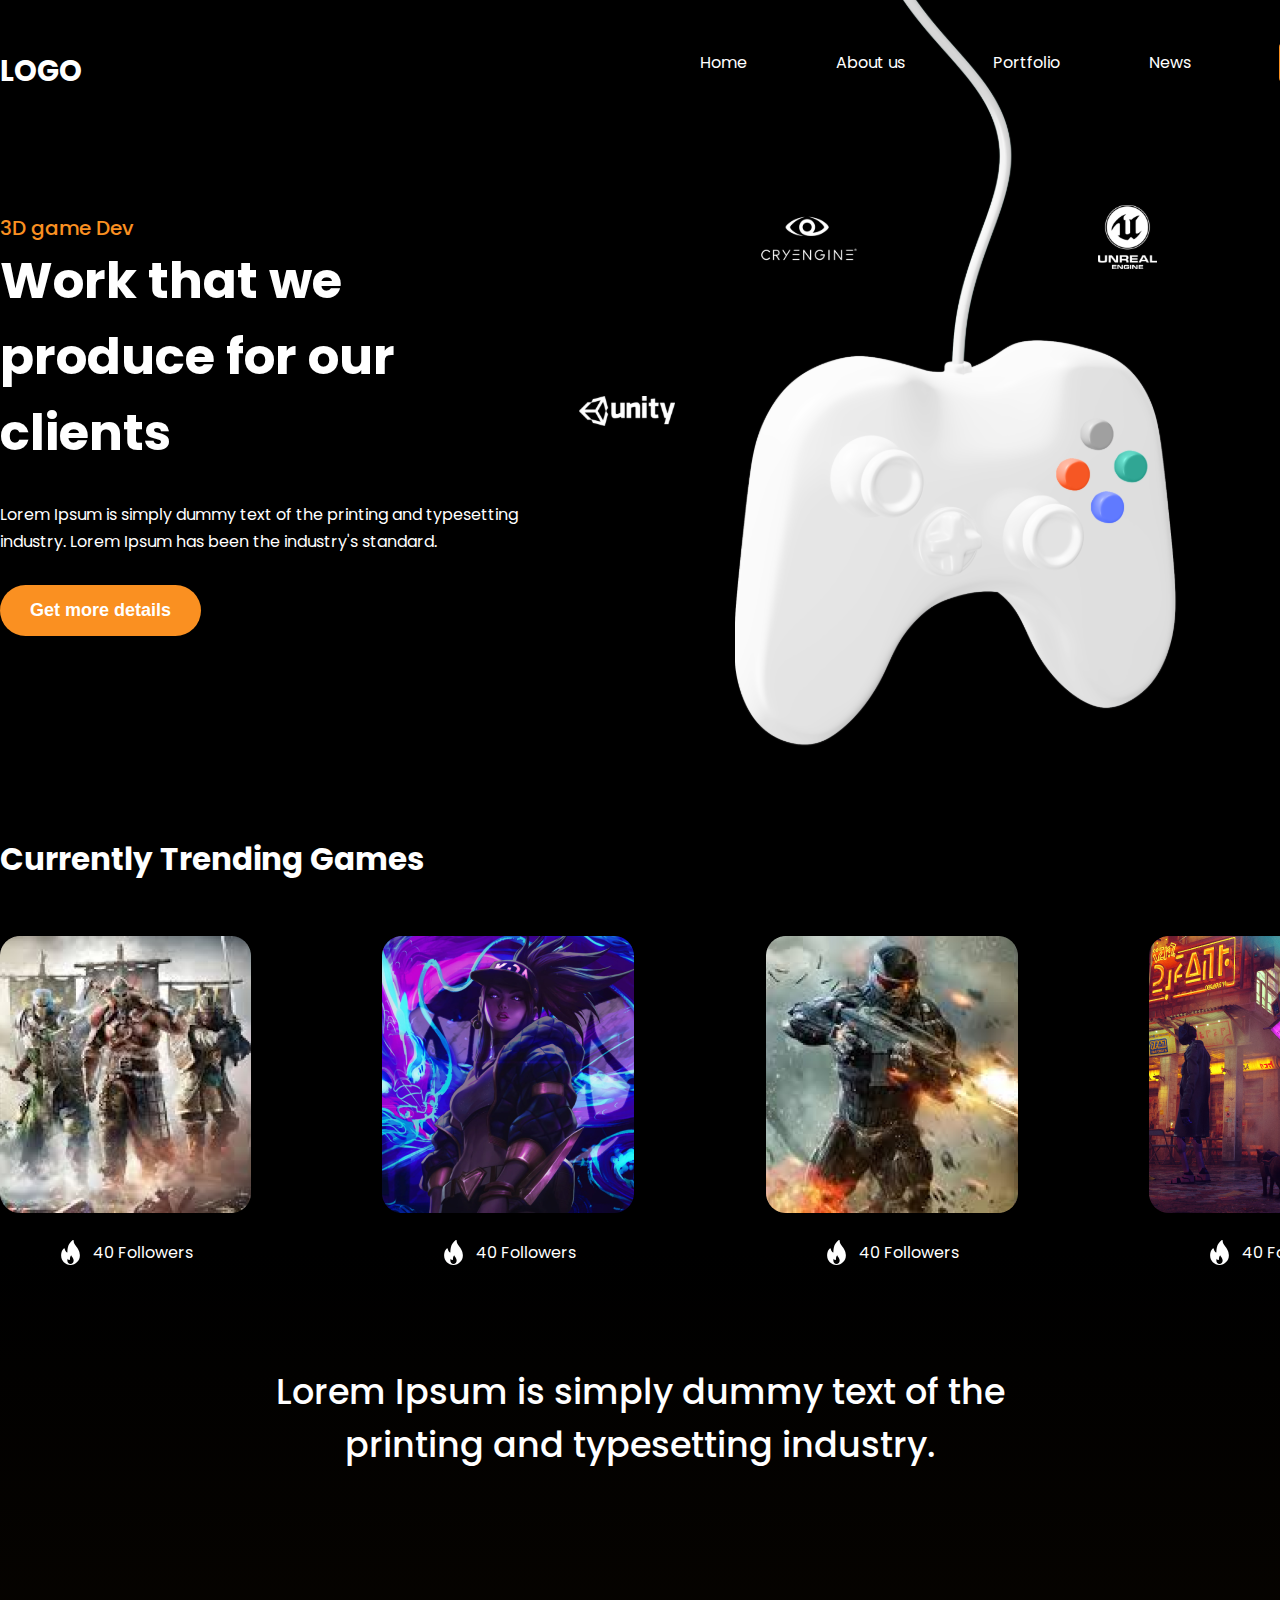
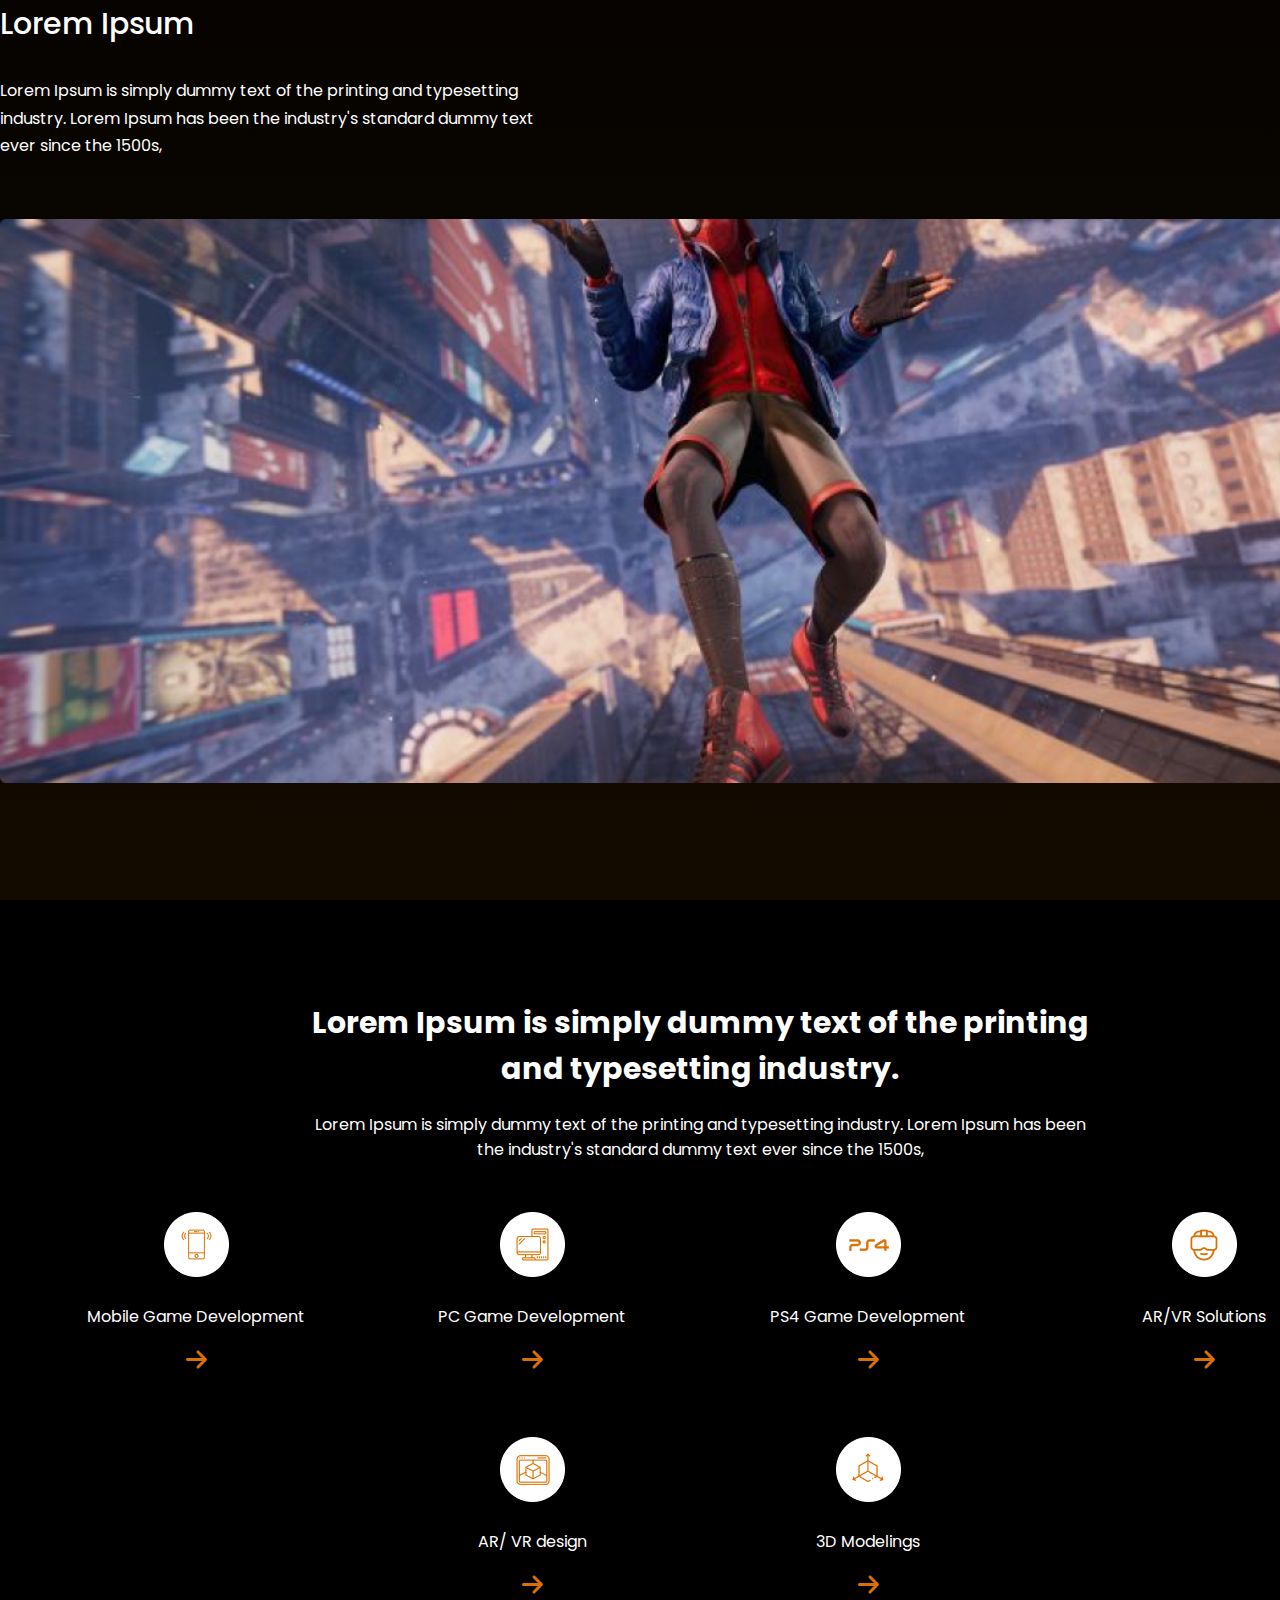
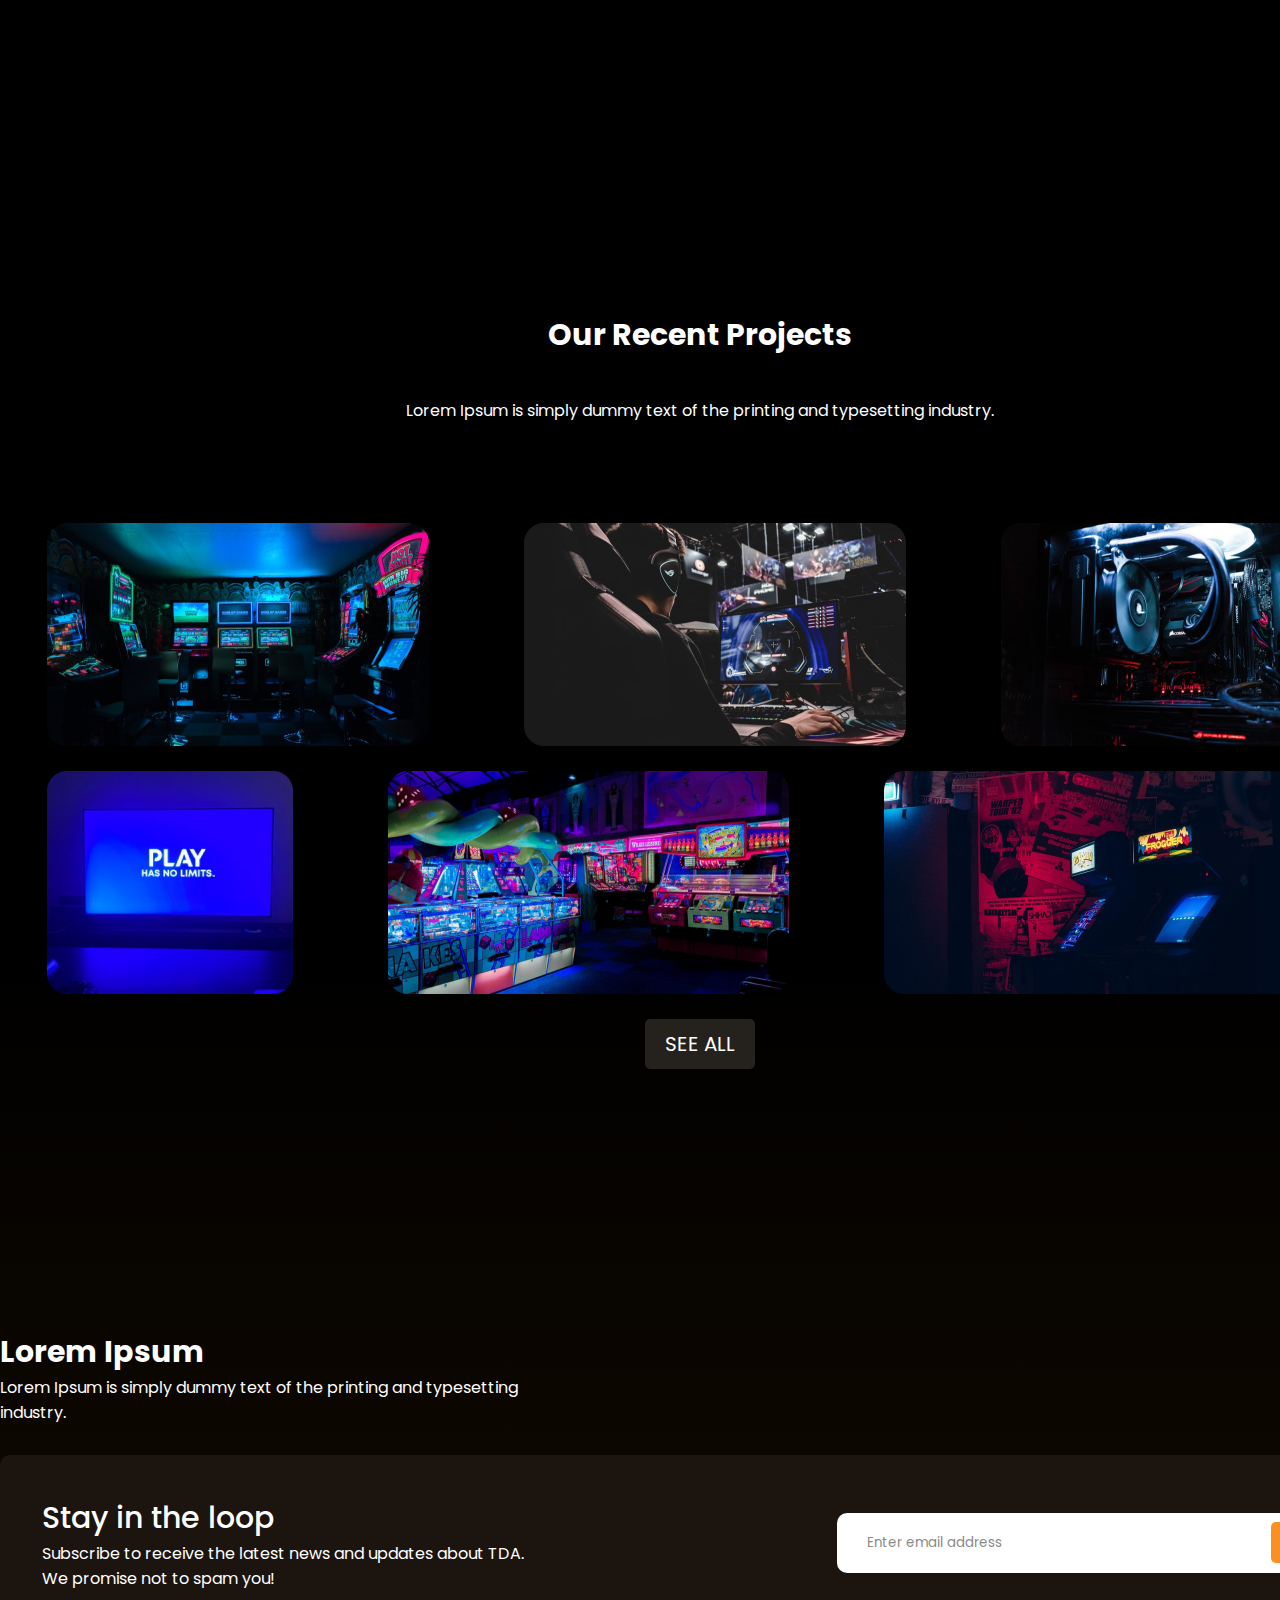
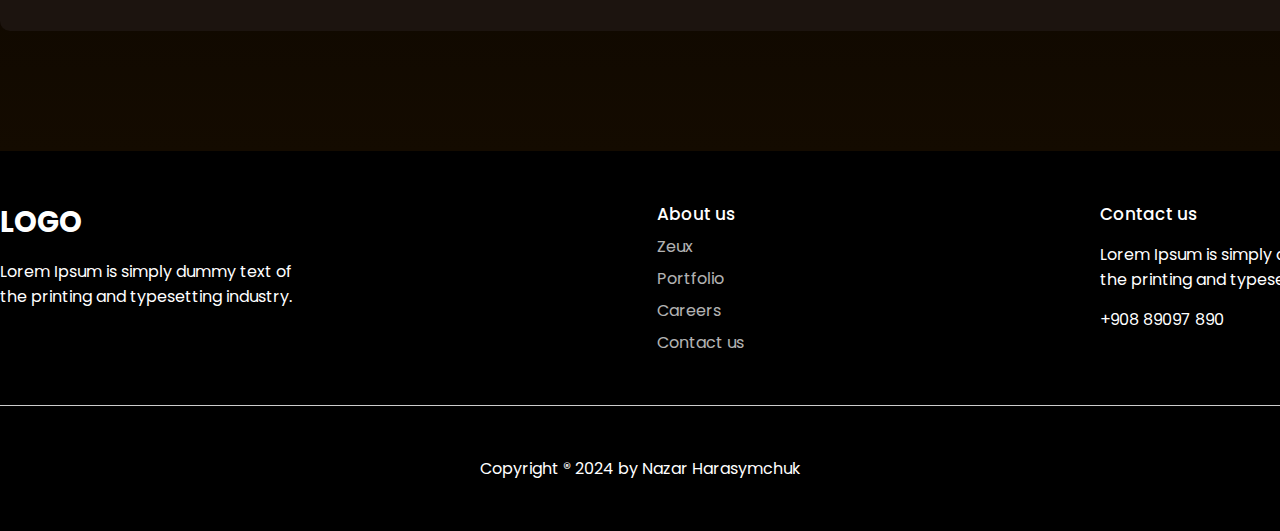
<file: index.html>
<!DOCTYPE html>
<html lang="en">
  <head>
    <meta charset="UTF-8" />
    <meta http-equiv="X-UA-Compatible" content="IE=edge" />
    <meta name="viewport" content="width=device-width, initial-scale=1.0" />
    <link rel="preconnect" href="https://fonts.googleapis.com" />
    <link rel="preconnect" href="https://fonts.gstatic.com" crossorigin />
    <link
      href="https://fonts.googleapis.com/css2?family=Poppins:wght@400;500;700&display=swap"
      rel="stylesheet"
    />
    <link rel="stylesheet" href="./style.css" />

    <title>Game Bar</title>
  </head>
  <body>
    <div class="wrapper">
      <header class="container">
        <a href="#" class="logo"> logo </a>
        <nav>
          <ul>
            <li class="underline"><a href="./index.html">Home</a></li>
            <li class="underline"><a href="./about.html">About us</a></li>
            <li class="underline"><a href="./portfolio.html">Portfolio</a></li>
            <li class="underline"><a href="./news.html">News</a></li>
            <li class="btn"><a href="./contacts.html">Contact us</a></li>
          </ul>
        </nav>
      </header>
      <div class="hero container">
        <div class="hero--info">
          <h2>3D game Dev</h2>
          <h1>Work that we produce for our clients</h1>
          <p>
            Lorem Ipsum is simply dummy text of the printing and typesetting
            industry. Lorem Ipsum has been the industry's standard.
          </p>
          <button class="btn">Get more details</button>
        </div>
        <img src="./img/joystyck.svg" alt="" />
      </div>

      <div class="container trending">
        <a href="">SEE ALL</a>
        <h3>Currently Trending Games</h3>

        <div class="game">
          <div class="block">
            <img src="./img/Rectangle 23.png" alt="" />
            <span><img src="./img/fire 1.svg" alt="" />40 Followers</span>
          </div>
          <div class="block">
            <img src="./img/Rectangle 24.png" alt="" />
            <span><img src="./img/fire 1.svg" alt="" />40 Followers</span>
          </div>
          <div class="block">
            <img src="./img/Rectangle 25.png" alt="" />
            <span><img src="./img/fire 1.svg" alt="" />40 Followers</span>
          </div>
          <div class="block">
            <img src="./img/Rectangle 26.png" alt="" />
            <span><img src="./img/fire 1.svg" alt="" />40 Followers</span>
          </div>
        </div>
      </div>

      <div class="container big-text">
        <p>
          Lorem Ipsum is simply dummy text of the printing and typesetting
          industry.
        </p>
      </div>
      <div class="container info-about">
        <h3>Lorem Ipsum</h3>
        <p>
          Lorem Ipsum is simply dummy text of the printing and typesetting
          industry. Lorem Ipsum has been the industry's standard dummy text ever
          since the 1500s,
        </p>
        <img src="./img/spider.png" alt="" />
      </div>
    </div>
    <div class="futures">
      <div class="container">
        <h3>
          Lorem Ipsum is simply dummy text of the printing and typesetting
          industry.
        </h3>
        <p>
          Lorem Ipsum is simply dummy text of the printing and typesetting
          industry. Lorem Ipsum has been the industry's standard dummy text ever
          since the 1500s,
        </p>
        <div class="info">
          <div class="placed">
            <img src="./img/Group 48.png" alt="" />
            <p>Mobile Game Development</p>
            <img src="./img/arrow 1.svg" alt="" />
          </div>
          <div class="placed">
            <img src="./img/Group 49.png" alt="" />
            <p>PC Game Development</p>
            <img src="./img/arrow 1.svg" alt="" />
          </div>
          <div class="placed">
            <img src="./img/Group 50.png" alt="" />
            <p>PS4 Game Development</p>
            <img src="./img/arrow 1.svg" alt="" />
          </div>
          <div class="placed">
            <img src="./img/Group 51.png" alt="" />
            <p>AR/VR Solutions</p>
            <img src="./img/arrow 1.svg" alt="" />
          </div>
          <div class="placed">
            <img src="./img/Group 52.png" alt="" />
            <p>AR/ VR design</p>
            <img src="./img/arrow 1.svg" alt="" />
          </div>
          <div class="placed">
            <img src="./img/Group 53.png" alt="" />
            <p>3D Modelings</p>
            <img src="./img/arrow 1.svg" alt="" />
          </div>
        </div>
      </div>
    </div>
    <div class="wrapper">
      <div class="container project">
        <h3>Our Recent Projects</h3>
        <p>
          Lorem Ipsum is simply dummy text of the printing and typesetting
          industry.
        </p>
        <div class="images">
          <img src="./img/game1.png" alt="" />
          <img src="./img/game2.png" alt="" />
          <img src="./img/game3.png" alt="" />
        </div>
        <div class="images">
          <img src="./img/game4.png" alt="" />
          <img src="./img/game5.png" alt="" />
          <img src="./img/game6.png" alt="" />
        </div>
        <a href="" class="see-all">SEE ALL</a>
      </div>
      <div class="container email">
        <h3>Lorem Ipsum</h3>
        <p>
          Lorem Ipsum is simply dummy text of the printing and typesetting
          industry.
        </p>
        <div class="block">
          <div>
            <h4>Stay in the loop</h4>
            <p>
              Subscribe to receive the latest news and updates about TDA. We
              promise not to spam you!
            </p>
          </div>
          <div>
            <input
              type="email"
              id="emailField"
              placeholder="Enter email address"
            />
            <button onclick="checkEmail()">Continue</button>
          </div>
        </div>
      </div>
    </div>
    <button onclick="topFunction()" id="backToTopBtn" title="Back to top">
      ↑
    </button>
    <footer>
      <div class="container blocks">
        <div>
          <span class="logo"> LOGO</span>
          <p>
            Lorem Ipsum is simply dummy text of the printing and typesetting
            industry.
          </p>
        </div>
        <div>
          <h4>About us</h4>
          <ul>
            <li>Zeux</li>
            <li>Portfolio</li>
            <li>Careers</li>
            <li>Contact us</li>
          </ul>
        </div>
        <div>
          <h4>Contact us</h4>
          <p>
            Lorem Ipsum is simply dummy text of the printing and typesetting
            industry.
          </p>
          <p>+908 89097 890</p>
        </div>
      </div>

      <hr />
      <p>Copyright ® 2024 by Nazar Harasymchuk</p>
    </footer>
    <script src="./script.js"></script>
  </body>
</html>
</file>
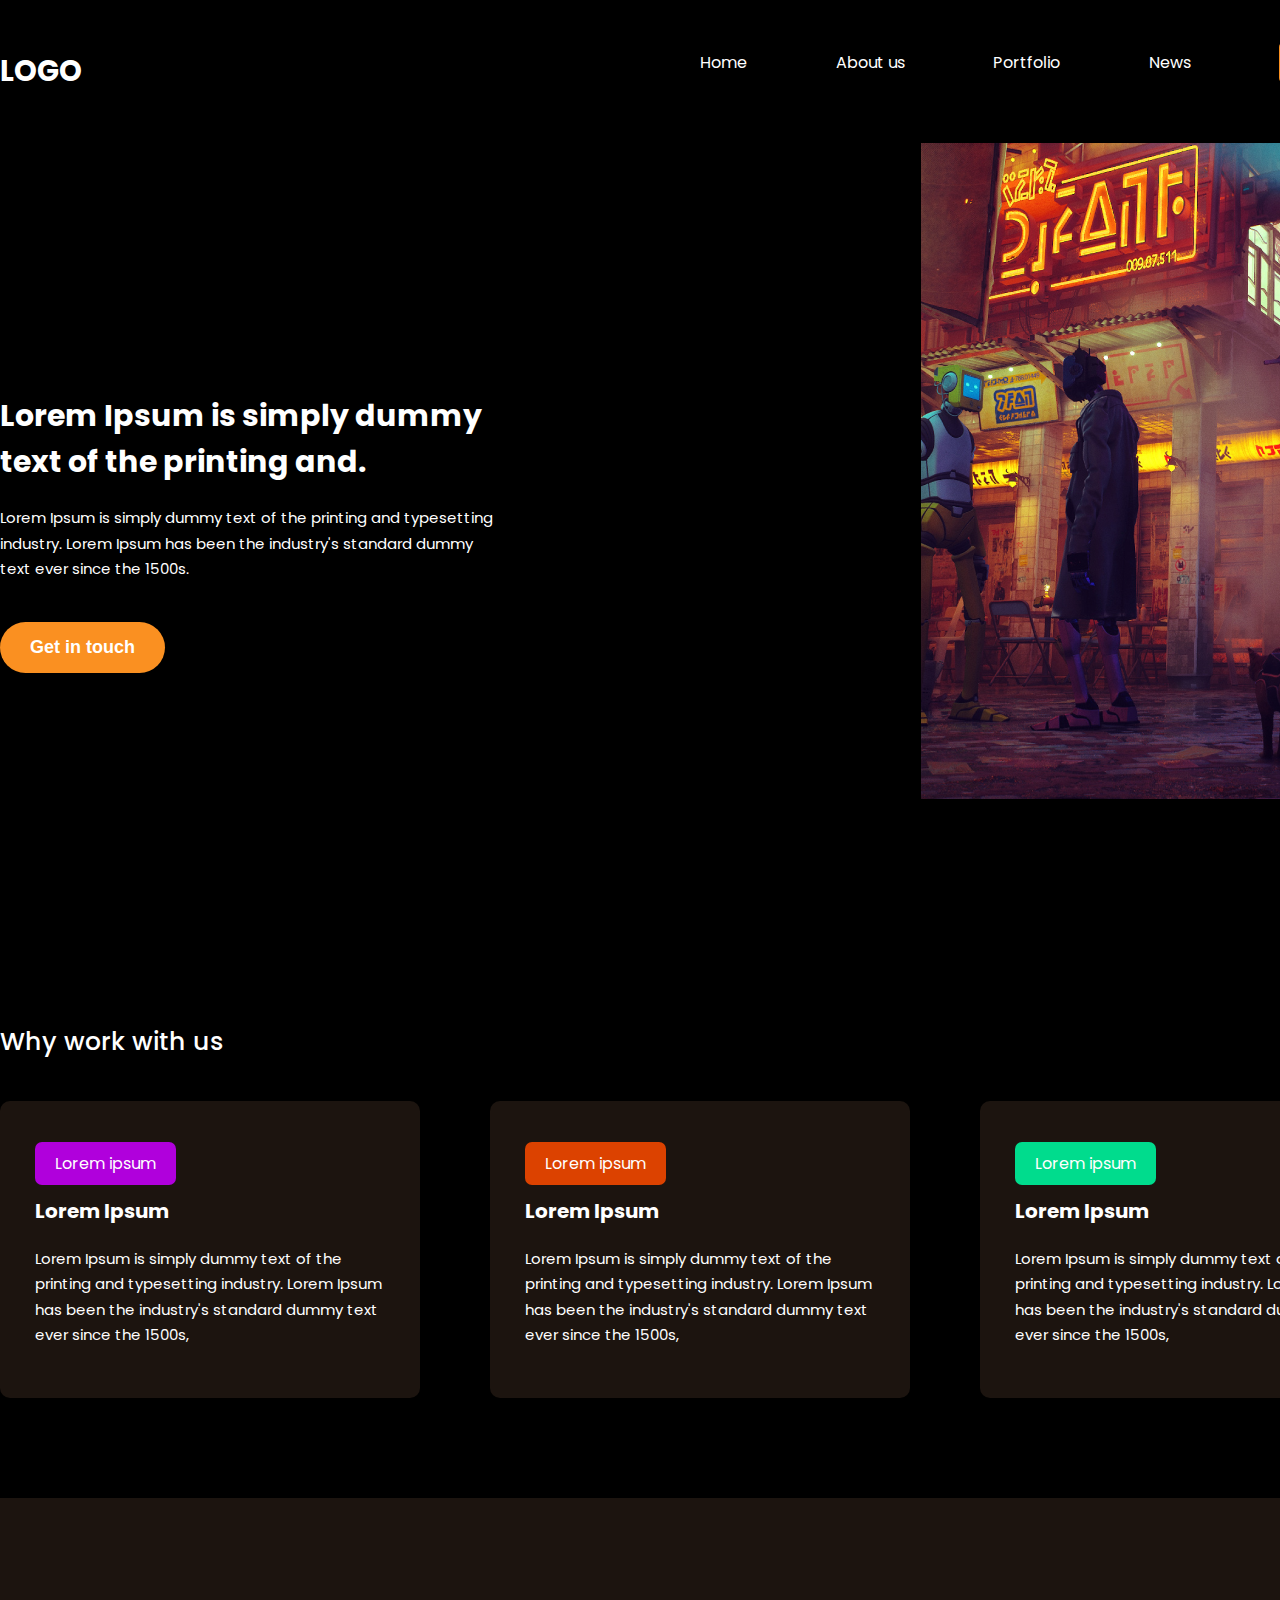
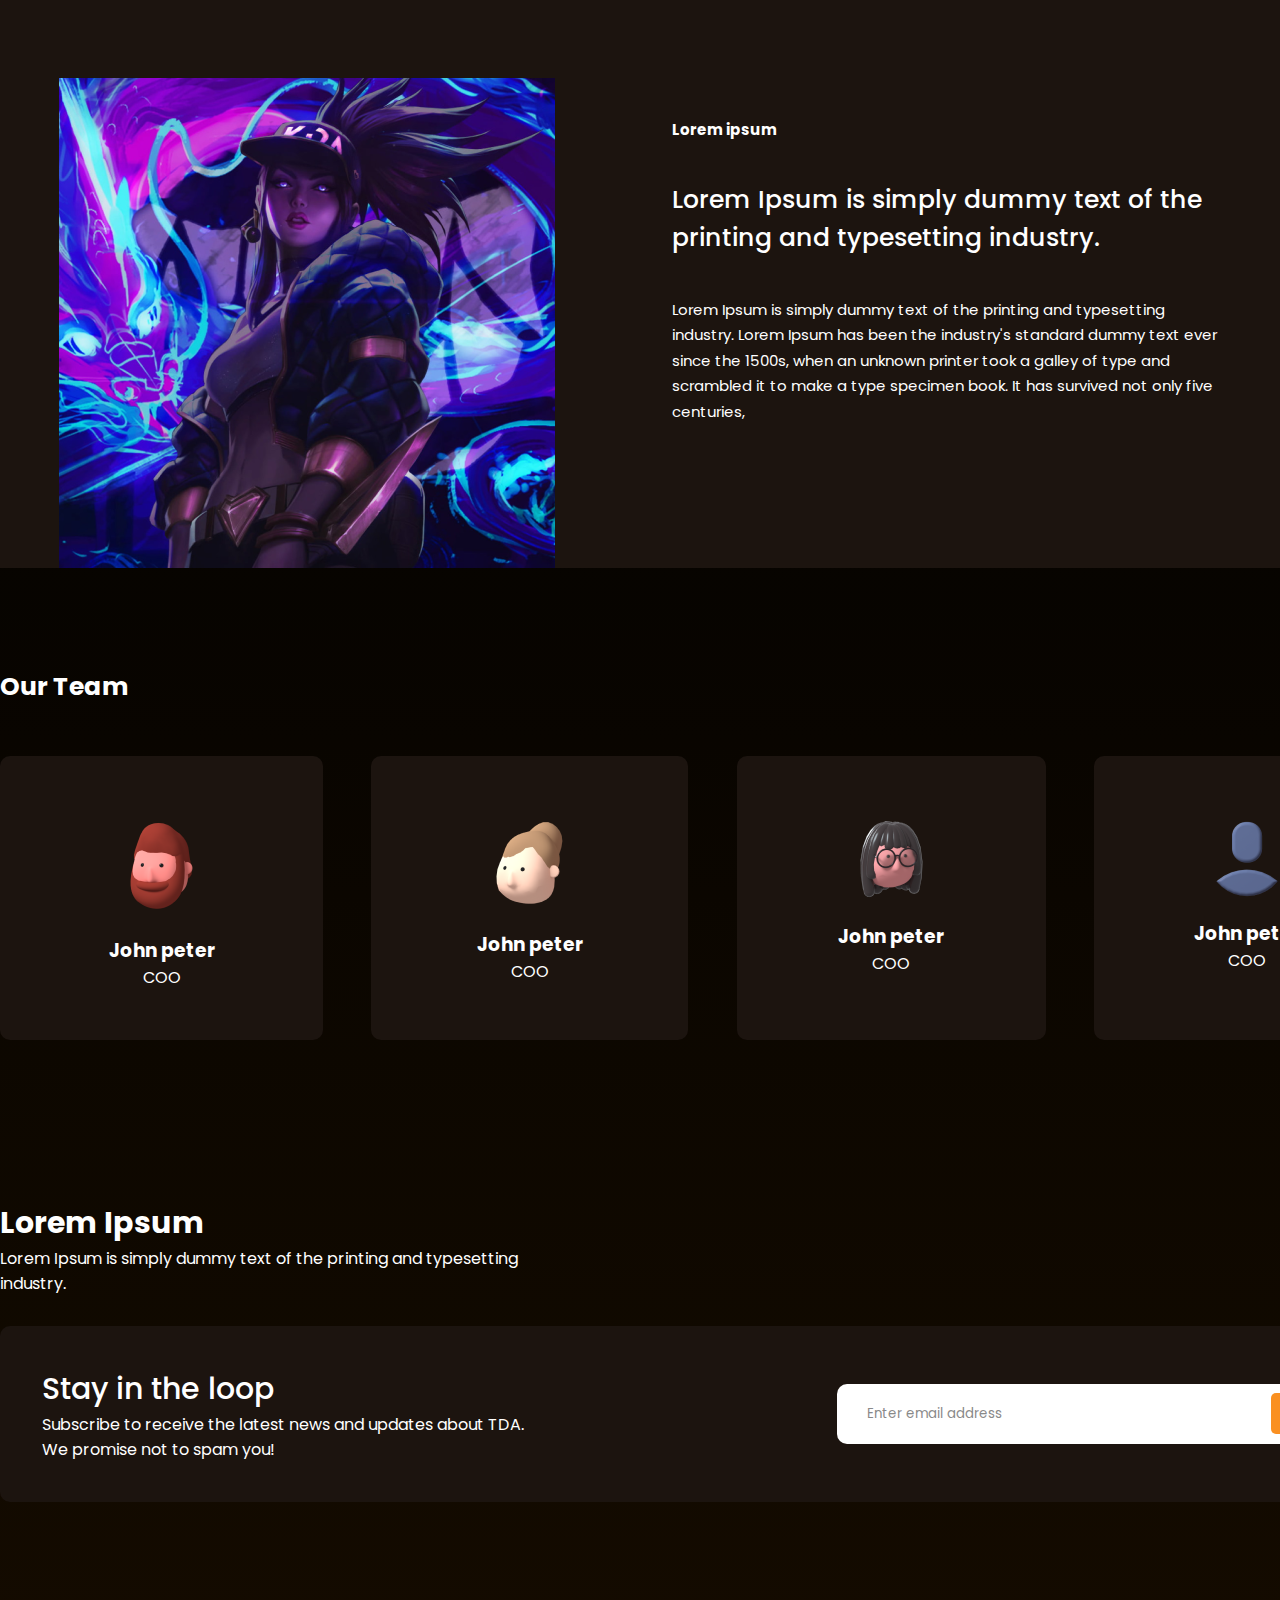
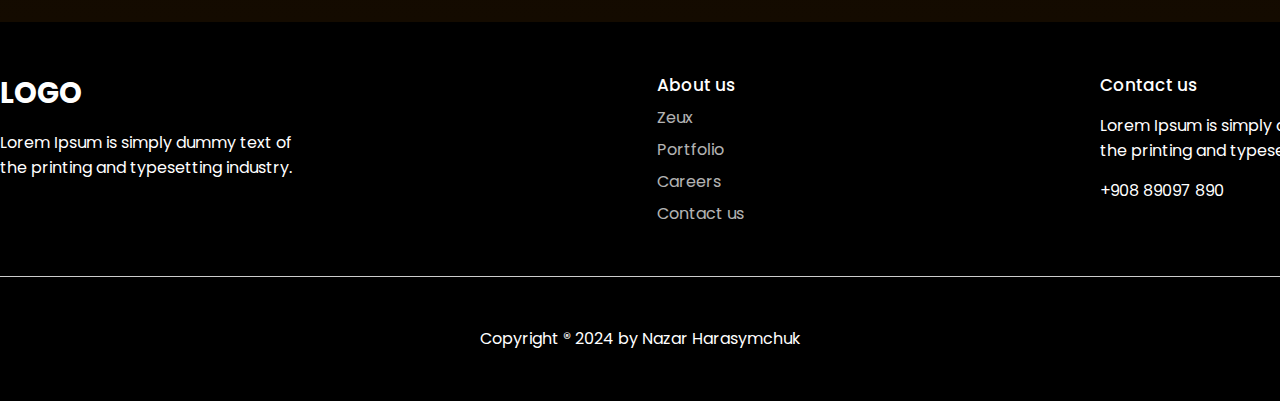
<file: about.html>
<!DOCTYPE html>
<html lang="en">
  <head>
    <meta charset="UTF-8" />
    <meta http-equiv="X-UA-Compatible" content="IE=edge" />
    <meta name="viewport" content="width=device-width, initial-scale=1.0" />
    <link rel="preconnect" href="https://fonts.googleapis.com" />
    <link rel="preconnect" href="https://fonts.gstatic.com" crossorigin />
    <link
      href="https://fonts.googleapis.com/css2?family=Poppins:wght@400;500;700&display=swap"
      rel="stylesheet"
    />
    <link rel="stylesheet" href="./style.css" />
    <title>About Game</title>
  </head>
  <body>
    <div class="wrapper">
      <header class="container">
        <a href="/" class="logo"> logo </a>
        <nav>
          <ul>
            <li class="underline"><a href="./index.html">Home</a></li>
            <li class="underline"><a href="./about.html">About us</a></li>
            <li class="underline"><a href="./portfolio.html">Portfolio</a></li>
            <li class="underline"><a href="./news.html">News</a></li>
            <li class="btn"><a href="./contacts.html">Contact us</a></li>
          </ul>
        </nav>
      </header>
      <div class="hero-about container">
        <div class="info">
          <h1>Lorem Ipsum is simply dummy text of the printing and.</h1>
          <p>
            Lorem Ipsum is simply dummy text of the printing and typesetting
            industry. Lorem Ipsum has been the industry's standard dummy text
            ever since the 1500s.
          </p>
          <button class="btn">Get in touch</button>
        </div>
        <img src="./img/about-banner.png" alt="" />
      </div>

      <div class="container work">
        <h2>Why work with us</h2>
        <div class="blocks">
          <div class="block">
            <span class="badge purple">Lorem ipsum</span>
            <h3>Lorem Ipsum</h3>
            <p>
              Lorem Ipsum is simply dummy text of the printing and typesetting
              industry. Lorem Ipsum has been the industry's standard dummy text
              ever since the 1500s,
            </p>
          </div>
          <div class="block">
            <span class="badge brown">Lorem ipsum</span>
            <h3>Lorem Ipsum</h3>
            <p>
              Lorem Ipsum is simply dummy text of the printing and typesetting
              industry. Lorem Ipsum has been the industry's standard dummy text
              ever since the 1500s,
            </p>
          </div>
          <div class="block">
            <span class="badge green">Lorem ipsum</span>
            <h3>Lorem Ipsum</h3>
            <p>
              Lorem Ipsum is simply dummy text of the printing and typesetting
              industry. Lorem Ipsum has been the industry's standard dummy text
              ever since the 1500s,
            </p>
          </div>
        </div>
      </div>
      <div class="info-game container">
        <img src="./img/game-hero.png" alt="" />
        <div class="about-game">
          <h3>Lorem ipsum</h3>
          <h2>
            Lorem Ipsum is simply dummy text of the printing and typesetting
            industry.
          </h2>
          <p>
            Lorem Ipsum is simply dummy text of the printing and typesetting
            industry. Lorem Ipsum has been the industry's standard dummy text
            ever since the 1500s, when an unknown printer took a galley of type
            and scrambled it to make a type specimen book. It has survived not
            only five centuries,
          </p>
        </div>
      </div>

      <div class="hero-cards container">
        <h2>Our Team</h2>
        <div class="cards">
          <div class="person">
            <img src="./img/Bill 1.png" alt="" />
            <h3>John peter</h3>
            <p>COO</p>
          </div>
          <div class="person">
            <img src="./img/Beverly 1.png" alt="" />
            <h3>John peter</h3>
            <p>COO</p>
          </div>
          <div class="person">
            <img src="./img/Claudia 1.png" alt="" />
            <h3>John peter</h3>
            <p>COO</p>
          </div>
          <div class="person">
            <img src="./img/Avatar 1.png" alt="" />
            <h3>John peter</h3>
            <p>COO</p>
          </div>
        </div>
      </div>

      <div class="container email">
        <h3>Lorem Ipsum</h3>
        <p>
          Lorem Ipsum is simply dummy text of the printing and typesetting
          industry.
        </p>
        <div class="block">
          <div>
            <h4>Stay in the loop</h4>
            <p>
              Subscribe to receive the latest news and updates about TDA. We
              promise not to spam you!
            </p>
          </div>
          <div>
            <input
              type="email"
              id="emailField"
              placeholder="Enter email address"
            />
            <button onclick="checkEmail()">Continue</button>
          </div>
        </div>
      </div>
    </div>
    <button onclick="topFunction()" id="backToTopBtn" title="Back to top">
      ↑
    </button>
    <footer>
      <div class="container blocks">
        <div>
          <span class="logo"> LOGO</span>
          <p>
            Lorem Ipsum is simply dummy text of the printing and typesetting
            industry.
          </p>
        </div>
        <div>
          <h4>About us</h4>
          <ul>
            <li>Zeux</li>
            <li>Portfolio</li>
            <li>Careers</li>
            <li>Contact us</li>
          </ul>
        </div>
        <div>
          <h4>Contact us</h4>
          <p>
            Lorem Ipsum is simply dummy text of the printing and typesetting
            industry.
          </p>
          <p>+908 89097 890</p>
        </div>
      </div>

      <hr />
      <p>Copyright ® 2024 by Nazar Harasymchuk</p>
    </footer>
    <script src="./script.js"></script>
  </body>
</html>
</file>
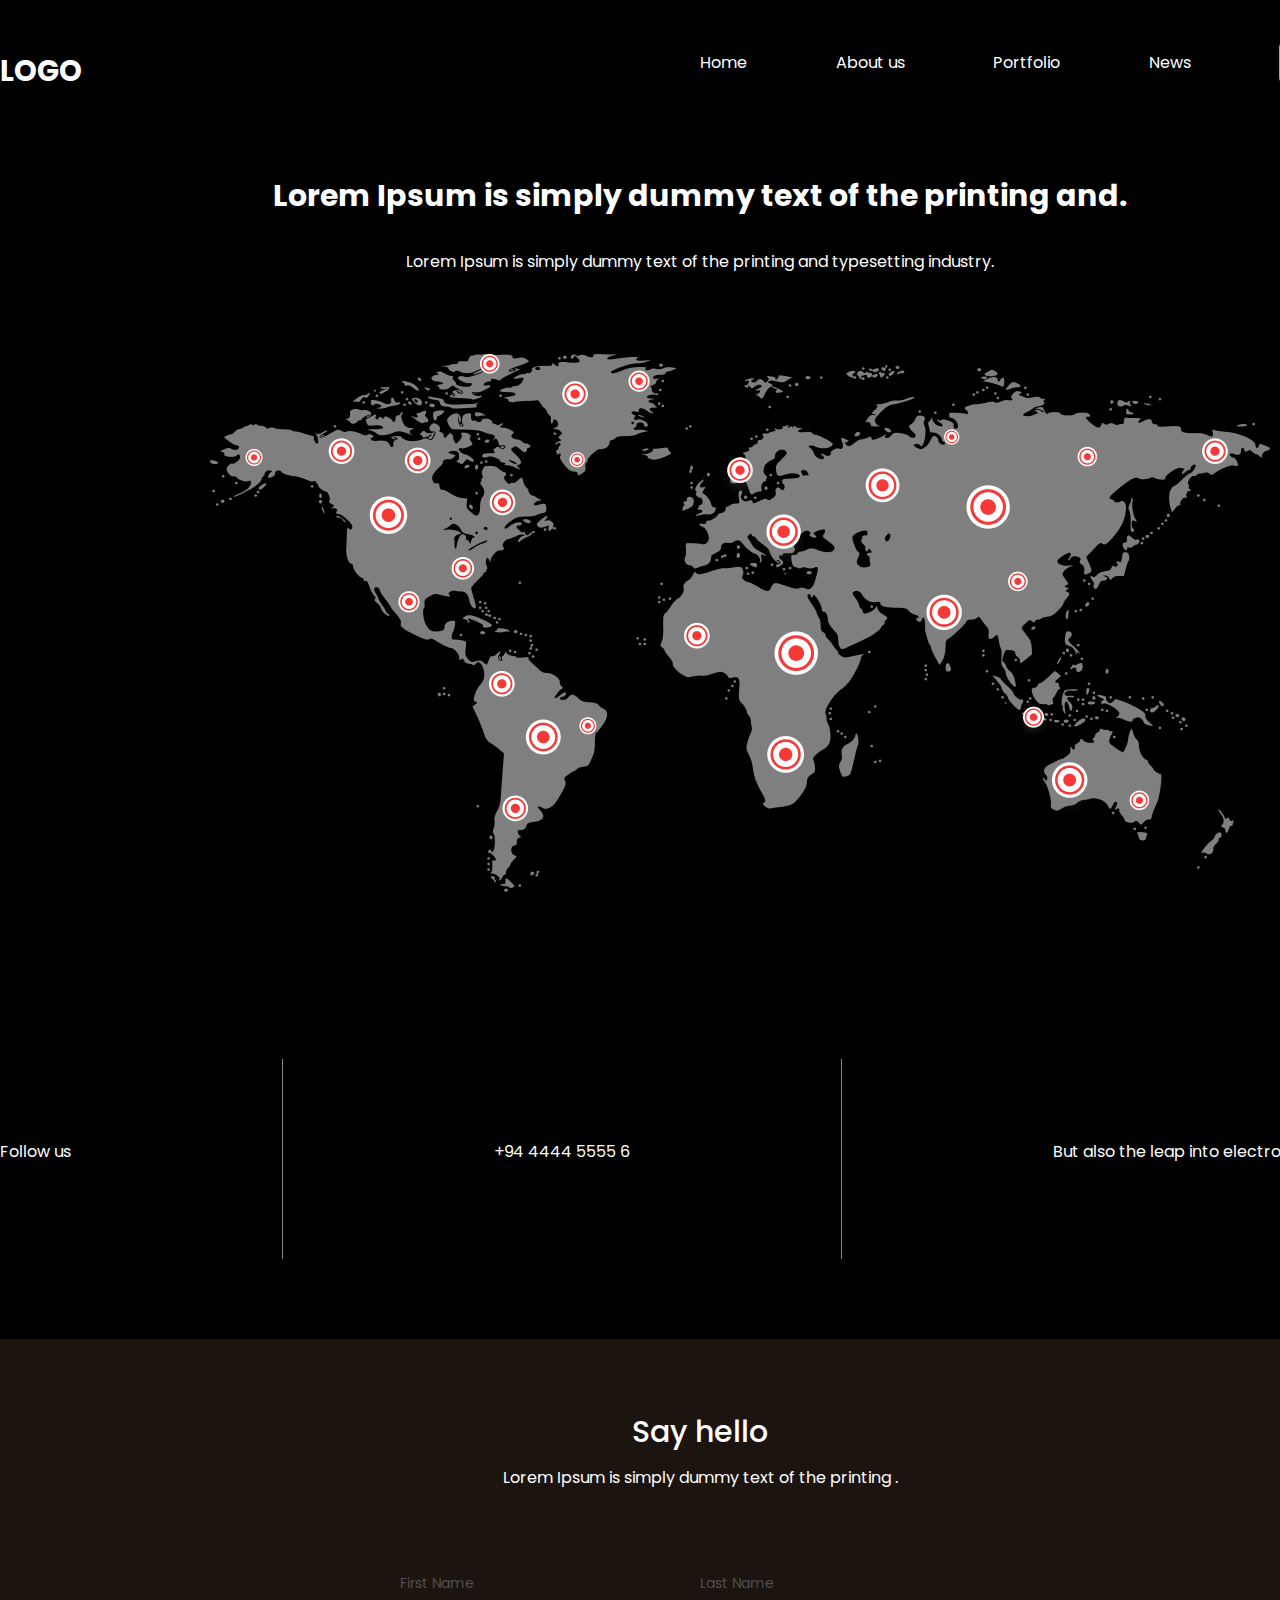
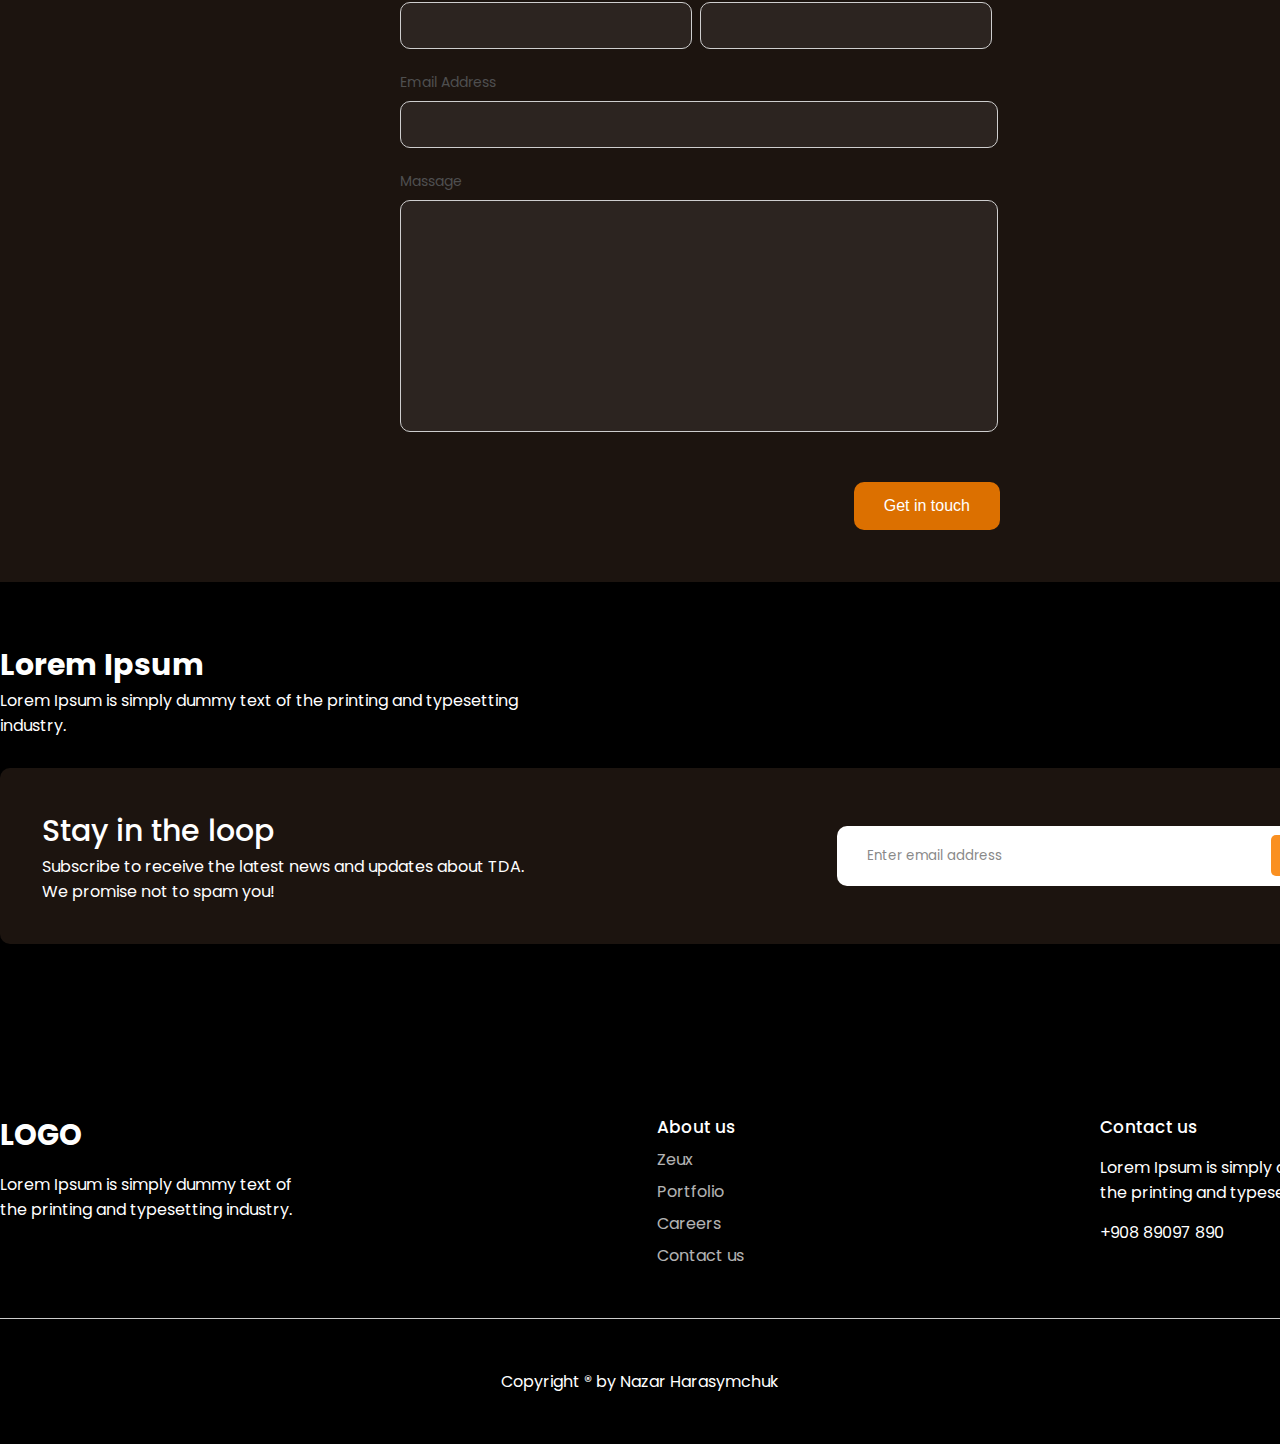
<file: contacts.html>
<!DOCTYPE html>
<html lang="en">
  <head>
    <meta charset="UTF-8" />
    <meta http-equiv="X-UA-Compatible" content="IE=edge" />
    <meta name="viewport" content="width=device-width, initial-scale=1.0" />
    <link rel="preconnect" href="https://fonts.googleapis.com" />
    <link rel="preconnect" href="https://fonts.gstatic.com" crossorigin />
    <link
      href="https://fonts.googleapis.com/css2?family=Poppins:wght@400;500;700&display=swap"
      rel="stylesheet"
    />
    <link rel="stylesheet" href="./style.css" />
    <title>Contact</title>
  </head>
  <body>
    <header class="container">
      <a href="/" class="logo"> logo </a>
      <nav>
        <ul>
          <li class="underline"><a href="./index.html">Home</a></li>
          <li class="underline"><a href="./about.html">About us</a></li>
          <li class="underline"><a href="./portfolio.html">Portfolio</a></li>
          <li class="underline"><a href="./news.html">News</a></li>
          <li class="btn"><a href="./contacts.html">Contact us</a></li>
        </ul>
      </nav>
    </header>

    <div class="hero-contacts container">
      <h1>Lorem Ipsum is simply dummy text of the printing and.</h1>
      <p>
        Lorem Ipsum is simply dummy text of the printing and typesetting
        industry.
      </p>
      <img src="./img/Huge Global.png" alt="" />
      <div class="contact">
        <div class="contact-border"><p>Follow us</p></div>
        <div class="divider"></div>
        <div class="contact-border"><p>+94 4444 5555 6</p></div>
        <div class="divider"></div>
        <div class="contact-border">
          <p>But also the leap into electronic typesetting</p>
        </div>
      </div>
    </div>
    <div class="feedback">
      <div class="container">
        <h2>Say hello</h2>
        <p>Lorem Ipsum is simply dummy text of the printing .</p>
        <form action="">
          <div class="inline">
            <div>
              <label for="">First Name</label>
              <input type="text" />
            </div>
            <div>
              <label for="">Last Name</label>
              <input type="text" />
            </div>
          </div>
          <label for="">Email Address</label>
          <input type="email" class="one-line" />
          <label for="">Massage</label>
          <textarea class="one-line"></textarea>

          <button type="button">Get in touch</button>
        </form>
      </div>
    </div>

    <div class="container email">
      <h3>Lorem Ipsum</h3>
      <p>
        Lorem Ipsum is simply dummy text of the printing and typesetting
        industry.
      </p>
      <div class="block">
        <div>
          <h4>Stay in the loop</h4>
          <p>
            Subscribe to receive the latest news and updates about TDA. We
            promise not to spam you!
          </p>
        </div>
        <div>
          <input
            type="email"
            id="emailField"
            placeholder="Enter email address"
          />
          <button onclick="checkEmail()">Continue</button>
        </div>
      </div>
    </div>
    <button onclick="topFunction()" id="backToTopBtn" title="Back to top">
      ↑
    </button>
    <footer>
      <div class="container blocks">
        <div>
          <span class="logo"> LOGO</span>
          <p>
            Lorem Ipsum is simply dummy text of the printing and typesetting
            industry.
          </p>
        </div>
        <div>
          <h4>About us</h4>
          <ul>
            <li>Zeux</li>
            <li>Portfolio</li>
            <li>Careers</li>
            <li>Contact us</li>
          </ul>
        </div>
        <div>
          <h4>Contact us</h4>
          <p>
            Lorem Ipsum is simply dummy text of the printing and typesetting
            industry.
          </p>
          <p>+908 89097 890</p>
        </div>
      </div>

      <hr />
      <p>Copyright ® by Nazar Harasymchuk</p>
    </footer>
    <script src="./script.js"></script>
  </body>
</html>
</file>
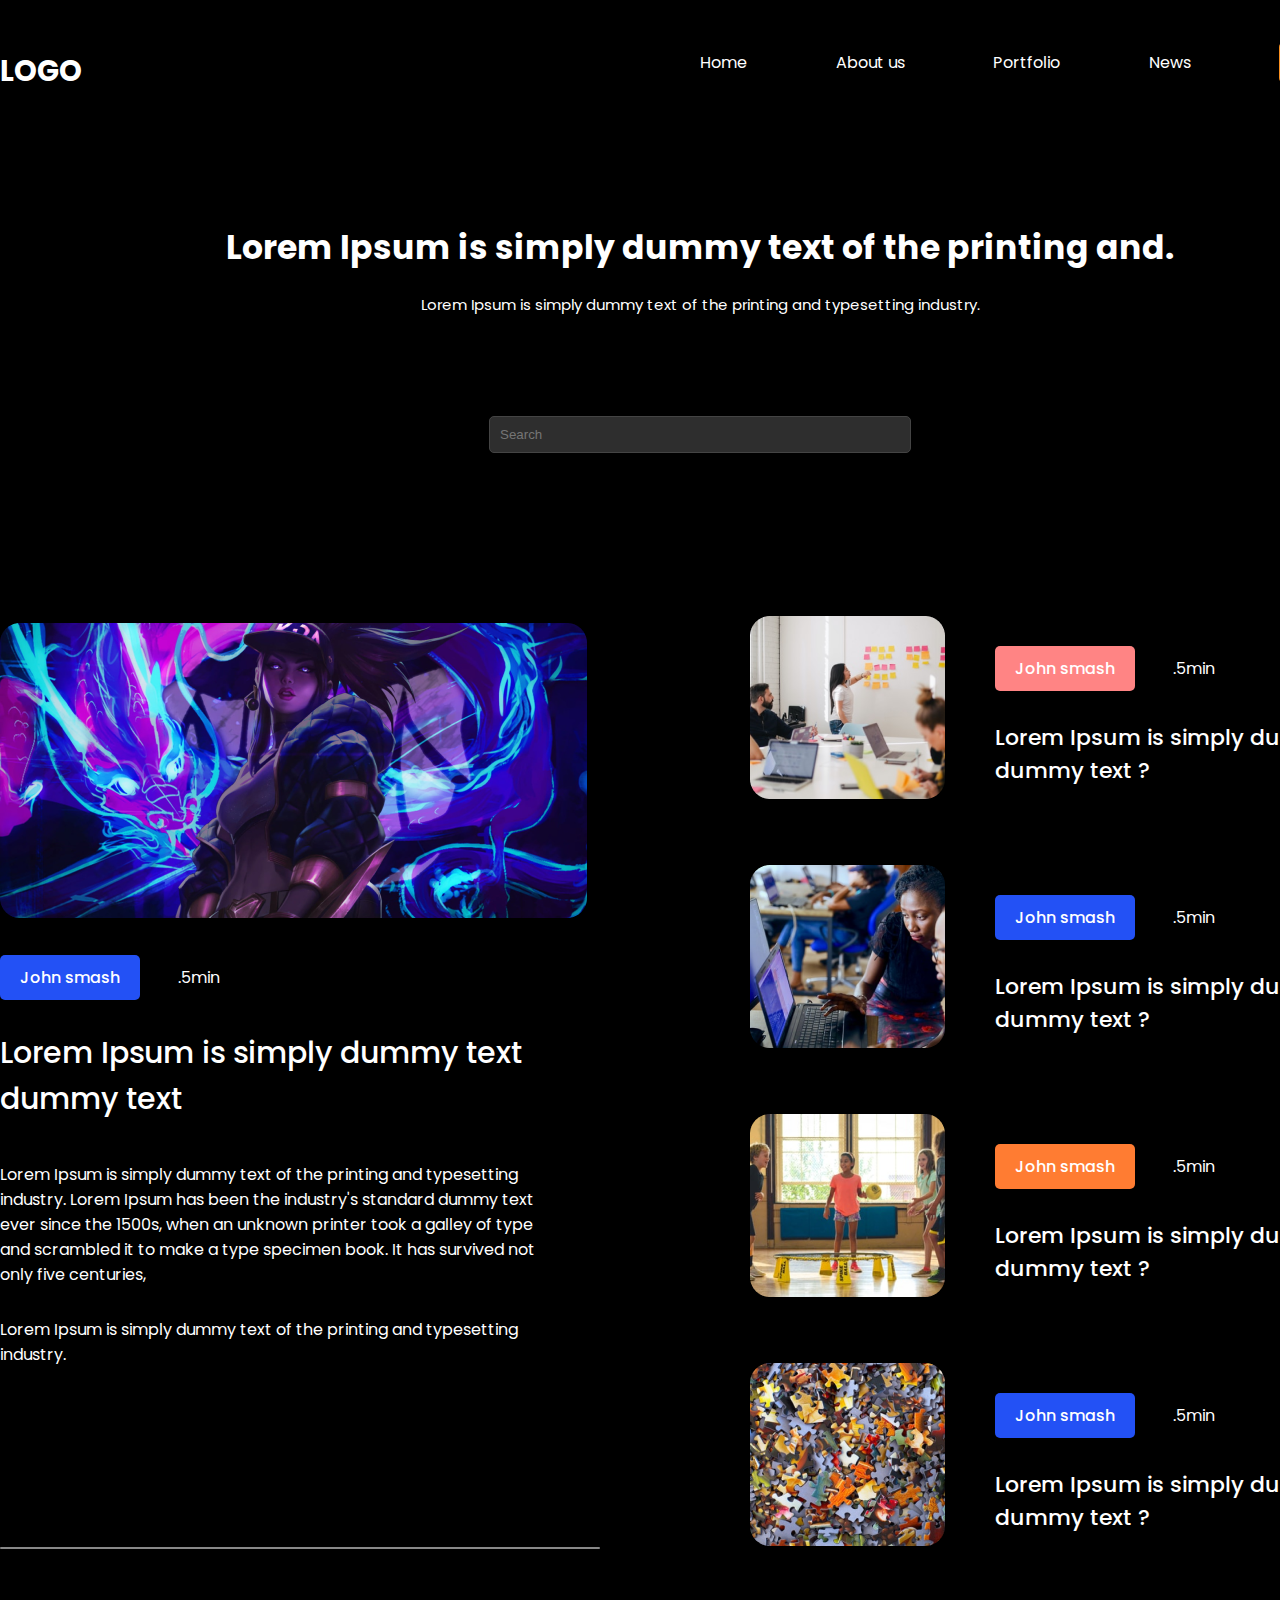
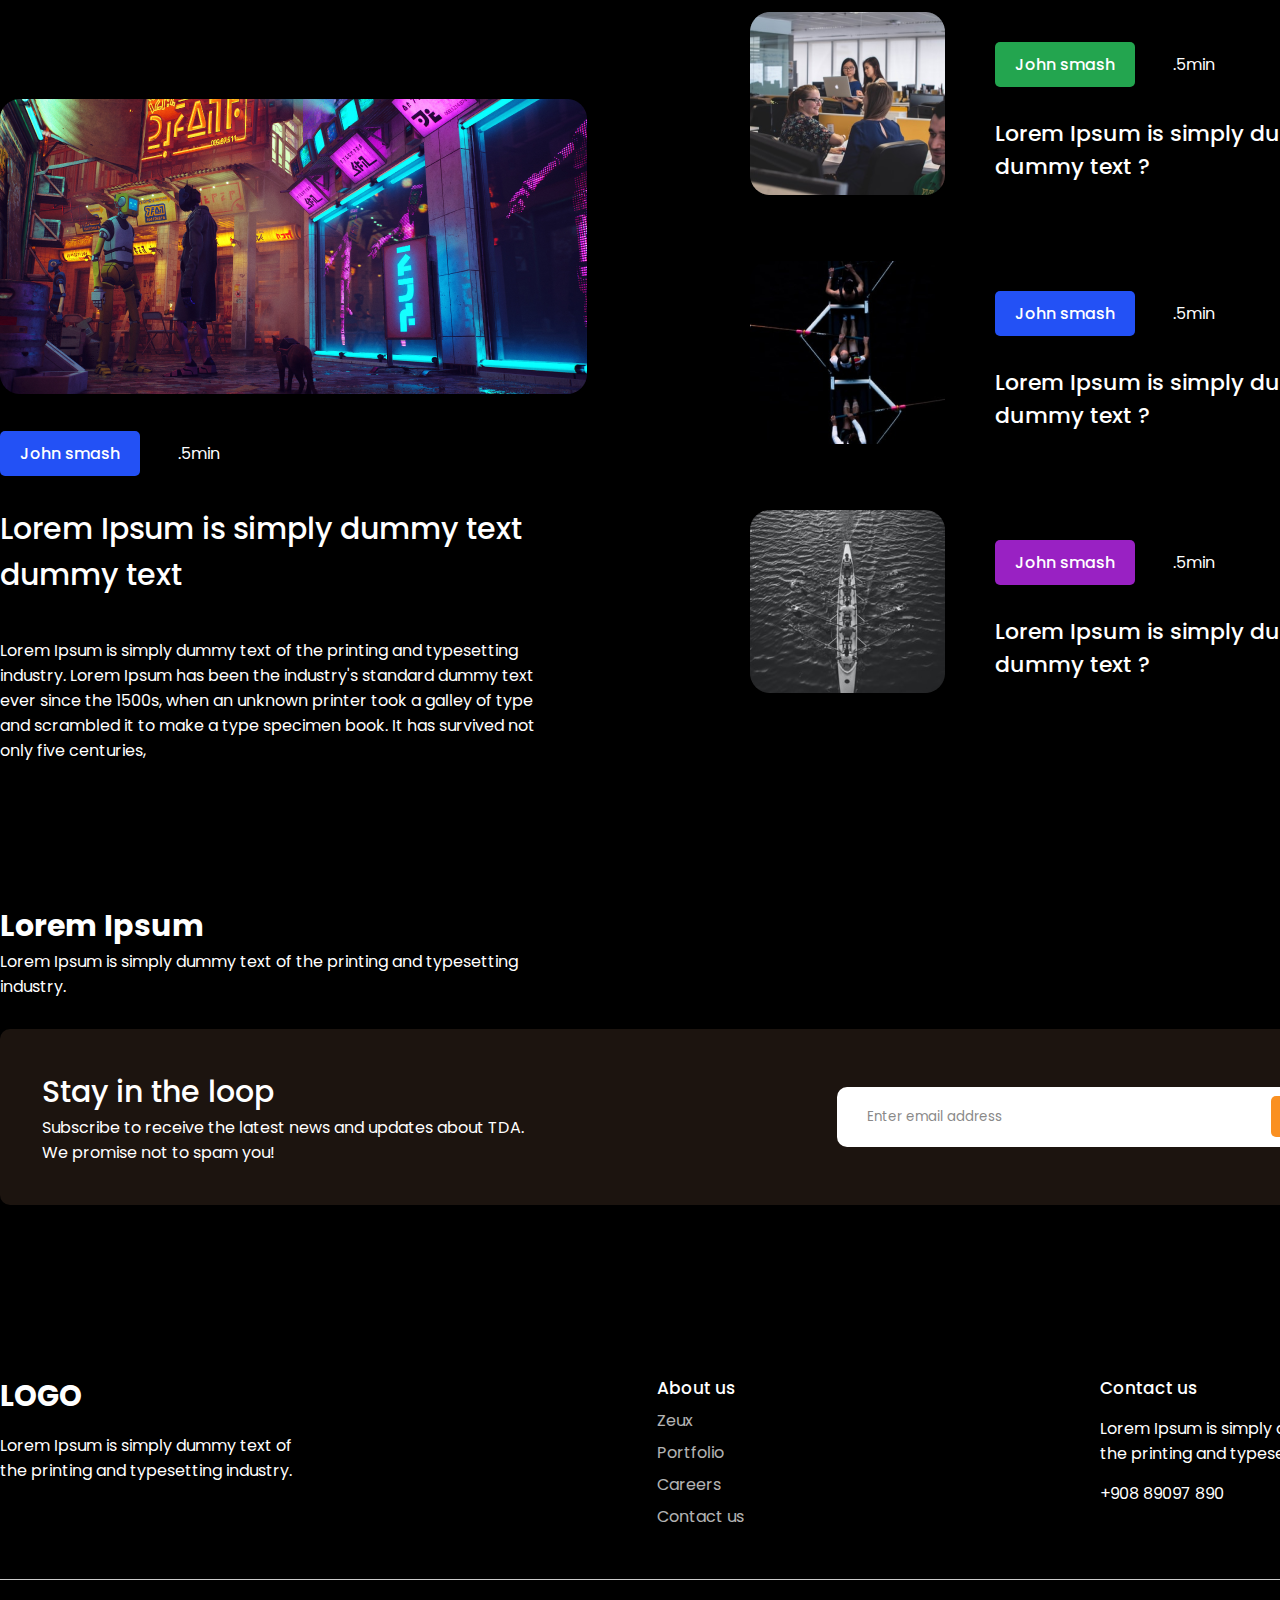
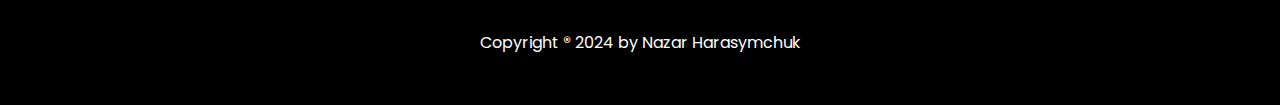
<file: news.html>
<!DOCTYPE html>
<html lang="en">
  <head>
    <meta charset="UTF-8" />
    <meta http-equiv="X-UA-Compatible" content="IE=edge" />
    <meta name="viewport" content="width=device-width, initial-scale=1.0" />
    <link rel="preconnect" href="https://fonts.googleapis.com" />
    <link rel="preconnect" href="https://fonts.gstatic.com" crossorigin />
    <link
      href="https://fonts.googleapis.com/css2?family=Poppins:wght@400;500;700&display=swap"
      rel="stylesheet"
    />
    <link rel="stylesheet" href="./style.css" />
    <title>News Game</title>
  </head>
  <body>
    <header class="container">
      <a href="/" class="logo"> logo </a>
      <nav>
        <ul>
          <li class="underline"><a href="./index.html">Home</a></li>
          <li class="underline"><a href="./about.html">About us</a></li>
          <li class="underline"><a href="./portfolio.html">Portfolio</a></li>
          <li class="underline"><a href="./news.html">News</a></li>
          <li class="btn"><a href="./contacts.html">Contact us</a></li>
        </ul>
      </nav>
    </header>

    <div class="news container">
      <h2>Lorem Ipsum is simply dummy text of the printing and.</h2>
      <p class="smart">
        Lorem Ipsum is simply dummy text of the printing and typesetting
        industry.
      </p>
      <div class="search-bar">
        <input
          type="text"
          id="search-input"
          placeholder="Search"
          onkeyup="searchFunction()"
        />
      </div>
      <div class="new">
        <div class="main">
          <div class="first-main-img">
            <img src="./img/main-foto.png" alt="" />
            <div class="first-main">
              <div class="special">
                <p class="last-name">John smash</p>
                <span>.5min</span>
              </div>
              <h3>Lorem Ipsum is simply dummy text dummy text</h3>
              <p>
                Lorem Ipsum is simply dummy text of the printing and typesetting
                industry. Lorem Ipsum has been the industry's standard dummy
                text ever since the 1500s, when an unknown printer took a galley
                of type and scrambled it to make a type specimen book. It has
                survived not only five centuries,
              </p>
              <p class="local">
                Lorem Ipsum is simply dummy text of the printing and typesetting
                industry.
              </p>
            </div>
          </div>
          <div class="line"></div>
          <div class="second-main-img">
            <img src="./img/main-foto-1.png" alt="" />
          </div>
          <div class="second-main">
            <div class="special">
              <p class="last-name">John smash</p>
              <span>.5min</span>
            </div>
            <h3>Lorem Ipsum is simply dummy text dummy text</h3>
            <p>
              Lorem Ipsum is simply dummy text of the printing and typesetting
              industry. Lorem Ipsum has been the industry's standard dummy text
              ever since the 1500s, when an unknown printer took a galley of
              type and scrambled it to make a type specimen book. It has
              survived not only five centuries,
            </p>
          </div>
        </div>

        <div class="news-day">
          <div class="news-card">
            <img src="./img/news-1.png" alt="" />
            <div>
              <div class="special">
                <p class="last-name">John smash</p>
                <span>.5min</span>
              </div>
              <h3>Lorem Ipsum is simply dummy text dummy text ?</h3>
            </div>
          </div>
          <div class="news-card">
            <img src="./img/news-2.png" alt="" />
            <div>
              <div class="special">
                <p class="last-name-2">John smash</p>
                <span>.5min</span>
              </div>
              <h3>Lorem Ipsum is simply dummy text dummy text ?</h3>
            </div>
          </div>
          <div class="news-card">
            <img src="./img/news-3.png" alt="" />
            <div>
              <div class="special">
                <p class="last-name-3">John smash</p>
                <span>.5min</span>
              </div>
              <h3>Lorem Ipsum is simply dummy text dummy text ?</h3>
            </div>
          </div>
          <div class="news-card">
            <img src="./img/news-4.png" alt="" />
            <div>
              <div class="special">
                <p class="last-name-4">John smash</p>
                <span>.5min</span>
              </div>
              <h3>Lorem Ipsum is simply dummy text dummy text ?</h3>
            </div>
          </div>
          <div class="news-card">
            <img src="./img/news-5.png" alt="" />
            <div>
              <div class="special">
                <p class="last-name-5">John smash</p>
                <span>.5min</span>
              </div>
              <h3>Lorem Ipsum is simply dummy text dummy text ?</h3>
            </div>
          </div>
          <div class="news-card">
            <img src="./img/news-6.png" alt="" />
            <div>
              <div class="special">
                <p class="last-name-6">John smash</p>
                <span>.5min</span>
              </div>
              <h3>Lorem Ipsum is simply dummy text dummy text ?</h3>
            </div>
          </div>
          <div class="news-card">
            <img src="./img/news-7.png" alt="" />
            <div>
              <div class="special">
                <p class="last-name-7">John smash</p>
                <span>.5min</span>
              </div>
              <h3>Lorem Ipsum is simply dummy text dummy text ?</h3>
            </div>
          </div>
        </div>
      </div>
    </div>

    <div class="container email">
      <h3>Lorem Ipsum</h3>
      <p>
        Lorem Ipsum is simply dummy text of the printing and typesetting
        industry.
      </p>
      <div class="block">
        <div>
          <h4>Stay in the loop</h4>
          <p>
            Subscribe to receive the latest news and updates about TDA. We
            promise not to spam you!
          </p>
        </div>
        <div>
          <input
            type="email"
            id="emailField"
            placeholder="Enter email address"
          />
          <button onclick="checkEmail()">Continue</button>
        </div>
      </div>
    </div>
    <button onclick="topFunction()" id="backToTopBtn" title="Back to top">
      ↑
    </button>
    <footer>
      <div class="container blocks">
        <div>
          <span class="logo"> LOGO</span>
          <p>
            Lorem Ipsum is simply dummy text of the printing and typesetting
            industry.
          </p>
        </div>
        <div>
          <h4>About us</h4>
          <ul>
            <li>Zeux</li>
            <li>Portfolio</li>
            <li>Careers</li>
            <li>Contact us</li>
          </ul>
        </div>
        <div>
          <h4>Contact us</h4>
          <p>
            Lorem Ipsum is simply dummy text of the printing and typesetting
            industry.
          </p>
          <p>+908 89097 890</p>
        </div>
      </div>

      <hr />
      <p>Copyright ® 2024 by Nazar Harasymchuk</p>
    </footer>
    <script src="./script.js"></script>
  </body>
</html>
</file>
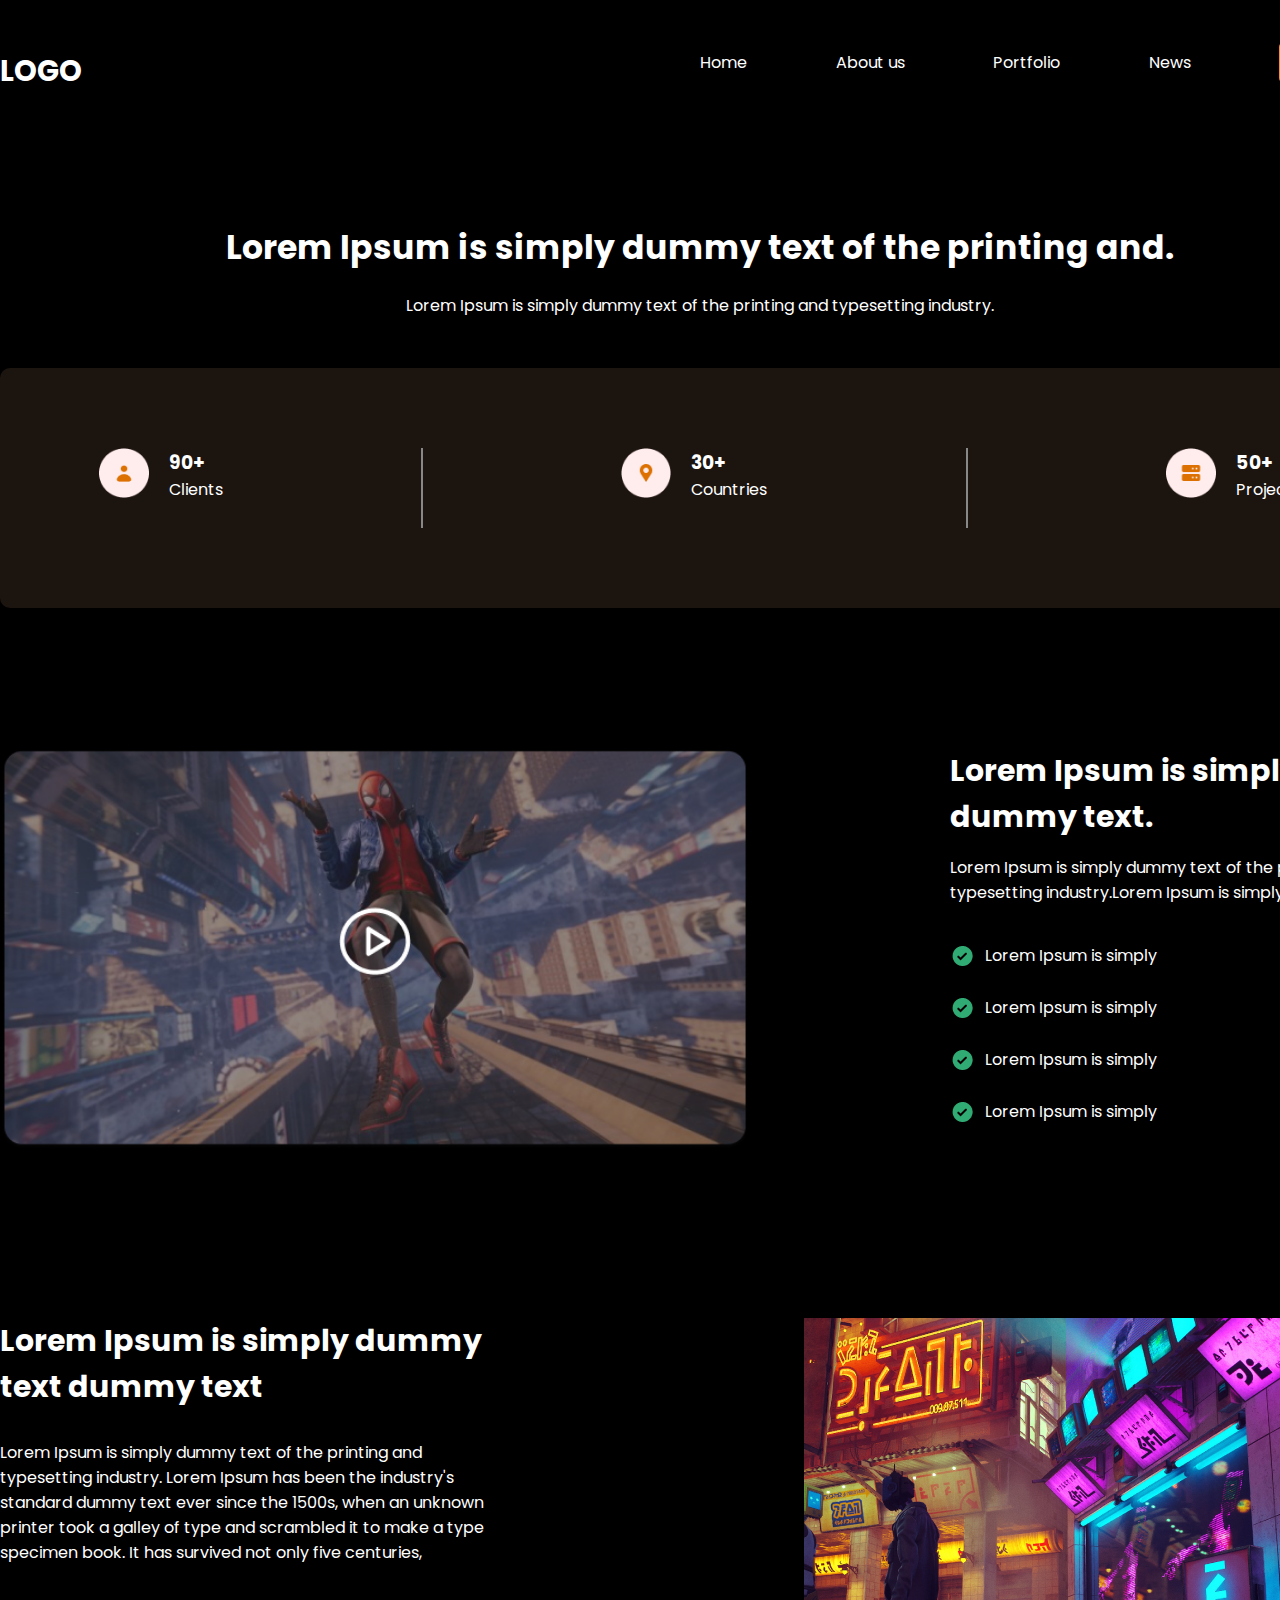
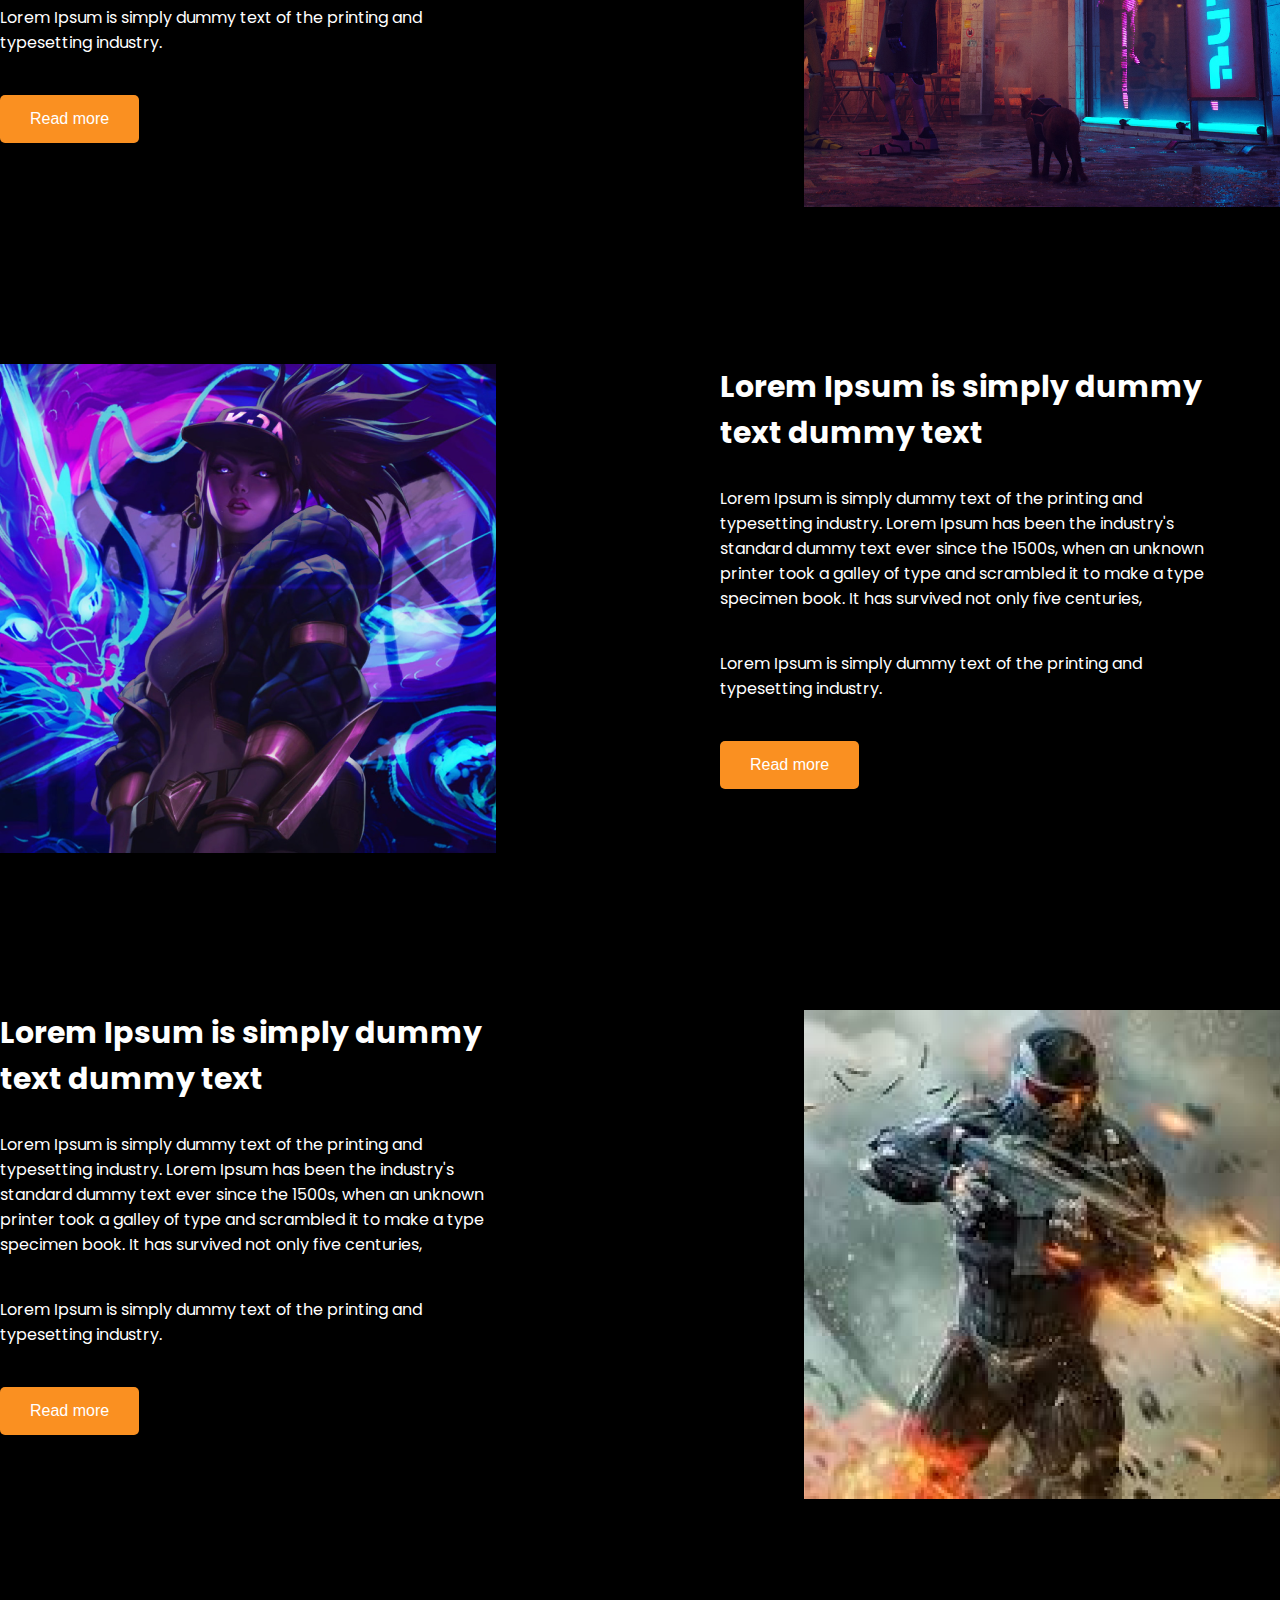
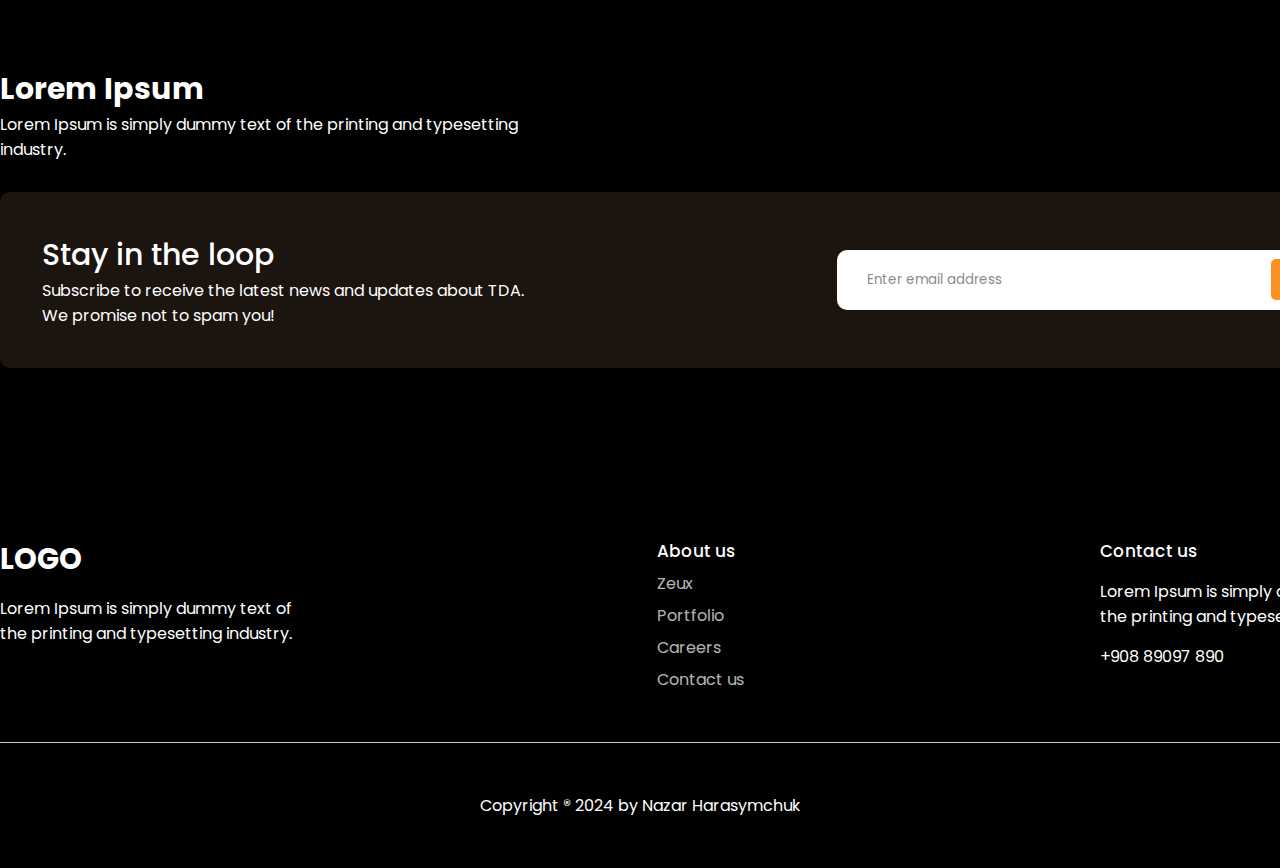
<file: portfolio.html>
<!DOCTYPE html>
<html lang="en">
  <head>
    <meta charset="UTF-8" />
    <meta http-equiv="X-UA-Compatible" content="IE=edge" />
    <meta name="viewport" content="width=device-width, initial-scale=1.0" />
    <link rel="preconnect" href="https://fonts.googleapis.com" />
    <link rel="preconnect" href="https://fonts.gstatic.com" crossorigin />
    <link
      href="https://fonts.googleapis.com/css2?family=Poppins:wght@400;500;700&display=swap"
      rel="stylesheet"
    />
    <link rel="stylesheet" href="./style.css" />
    <title>Portfolio</title>
  </head>
  <body>
    <header class="container">
      <a href="/" class="logo"> logo </a>
      <nav>
        <ul>
          <li class="underline"><a href="./index.html">Home</a></li>
          <li class="underline"><a href="./about.html">About us</a></li>
          <li class="underline"><a href="./portfolio.html">Portfolio</a></li>
          <li class="underline"><a href="./news.html">News</a></li>
          <li class="btn"><a href="./contacts.html">Contact us</a></li>
        </ul>
      </nav>
    </header>

    <div class="inf-project container">
      <div>
        <h2>Lorem Ipsum is simply dummy text of the printing and.</h2>
        <p class="solo">
          Lorem Ipsum is simply dummy text of the printing and typesetting
          industry.
        </p>
      </div>
      <div class="inf">
        <div class="inf-company">
          <img src="./img/contact.png" alt="" />
          <div class="text">
            <h3>90+</h3>
            <p>Clients</p>
          </div>
        </div>
        <div class="border"></div>

        <div class="inf-company">
          <img src="./img/map.png" alt="" />
          <div class="text">
            <h3>30+</h3>
            <p>Countries</p>
          </div>
        </div>

        <div class="border"></div>
        <div class="inf-company">
          <img src="./img/Server.png" alt="" />
          <div class="text">
            <h3>50+</h3>
            <p>Projects</p>
          </div>
        </div>
      </div>
    </div>

    <div class="section-1 container">
      <div class="foto"><img src="./img/Hero Video.png" alt="" /></div>
      <div class="content">
        <h2>Lorem Ipsum is simply dummy text.</h2>
        <p>
          Lorem Ipsum is simply dummy text of the printing and typesetting
          industry.Lorem Ipsum is simply dummy .
        </p>
        <div class="list">
          <span>
            <img src="./img/galka.png" alt="" />
            <li>Lorem Ipsum is simply</li>
          </span>
          <span>
            <img src="./img/galka.png" alt="" />
            <li>Lorem Ipsum is simply</li>
          </span>
          <span>
            <img src="./img/galka.png" alt="" />
            <li>Lorem Ipsum is simply</li>
          </span>
          <span>
            <img src="./img/galka.png" alt="" />
            <li>Lorem Ipsum is simply</li>
          </span>
        </div>
      </div>
    </div>

    <div class="section-2 container">
      <div class="intro">
        <h3>Lorem Ipsum is simply dummy text dummy text</h3>
        <p>
          Lorem Ipsum is simply dummy text of the printing and typesetting
          industry. Lorem Ipsum has been the industry's standard dummy text ever
          since the 1500s, when an unknown printer took a galley of type and
          scrambled it to make a type specimen book. It has survived not only
          five centuries,
        </p>
        <p class="local">
          Lorem Ipsum is simply dummy text of the printing and typesetting
          industry.
        </p>
        <button class="btn">Read more</button>
      </div>
      <div>
        <img src="./img/intro.png" alt="" />
      </div>
    </div>

    <div class="section-3 container">
      <div>
        <img src="./img/intro-2.png" alt="" />
      </div>
      <div class="intro">
        <h3>Lorem Ipsum is simply dummy text dummy text</h3>
        <p>
          Lorem Ipsum is simply dummy text of the printing and typesetting
          industry. Lorem Ipsum has been the industry's standard dummy text ever
          since the 1500s, when an unknown printer took a galley of type and
          scrambled it to make a type specimen book. It has survived not only
          five centuries,
        </p>
        <p class="local">
          Lorem Ipsum is simply dummy text of the printing and typesetting
          industry.
        </p>
        <button class="btn">Read more</button>
      </div>
    </div>

    <div class="section-2 container">
      <div class="intro">
        <h3>Lorem Ipsum is simply dummy text dummy text</h3>
        <p>
          Lorem Ipsum is simply dummy text of the printing and typesetting
          industry. Lorem Ipsum has been the industry's standard dummy text ever
          since the 1500s, when an unknown printer took a galley of type and
          scrambled it to make a type specimen book. It has survived not only
          five centuries,
        </p>
        <p class="local">
          Lorem Ipsum is simply dummy text of the printing and typesetting
          industry.
        </p>
        <button class="btn">Read more</button>
      </div>
      <div>
        <img src="./img/intro-3.png" alt="" />
      </div>
    </div>

    <div class="container email">
      <h3>Lorem Ipsum</h3>
      <p>
        Lorem Ipsum is simply dummy text of the printing and typesetting
        industry.
      </p>
      <div class="block">
        <div>
          <h4>Stay in the loop</h4>
          <p>
            Subscribe to receive the latest news and updates about TDA. We
            promise not to spam you!
          </p>
        </div>
        <div>
          <input
            type="email"
            id="emailField"
            placeholder="Enter email address"
          />
          <button onclick="checkEmail()">Continue</button>
        </div>
      </div>
    </div>

    <button onclick="topFunction()" id="backToTopBtn" title="Back to top">
      ↑
    </button>
    <footer>
      <div class="container blocks">
        <div>
          <span class="logo"> LOGO</span>
          <p>
            Lorem Ipsum is simply dummy text of the printing and typesetting
            industry.
          </p>
        </div>
        <div>
          <h4>About us</h4>
          <ul>
            <li>Zeux</li>
            <li>Portfolio</li>
            <li>Careers</li>
            <li>Contact us</li>
          </ul>
        </div>
        <div>
          <h4>Contact us</h4>
          <p>
            Lorem Ipsum is simply dummy text of the printing and typesetting
            industry.
          </p>
          <p>+908 89097 890</p>
        </div>
      </div>

      <hr />
      <p>Copyright ® 2024 by Nazar Harasymchuk</p>
    </footer>
    <script src="./script.js"></script>
  </body>
</html>
</file>
<file: style.css>
.poppins-regular {
  font-family: 'Poppins', sans-serif;
  font-weight: 400;
  font-style: normal;
}

.poppins-medium {
  font-family: 'Poppins', sans-serif;
  font-weight: 500;
  font-style: normal;
}

.poppins-bold {
  font-family: 'Poppins', sans-serif;
  font-weight: 700;
  font-style: normal;
}

* {
  padding: 0px;
  margin: 0px;
}
html {
  scroll-behavior: smooth;
  scroll-padding-top: 1000px;
}
body {
  font-family: 'Poppins', 'sans-serif';
  font-weight: 400;
  color: white;
  font-size: 16px;
  overflow-x: hidden;
  background: #000;
}
a {
  text-decoration: none;
}
ul {
  list-style-type: none;
}
img {
  max-width: 100%;
}
.wrapper {
  background: rgb(0, 0, 0);
  background: linear-gradient(
    180deg,
    rgba(0, 0, 0, 1) 0%,
    rgba(0, 0, 0, 1) 50%,
    rgba(20, 11, 0, 1) 100%
  );
  width: 100%;
}
.container {
  width: 1400px;
  margin: 0 auto;
}
header {
  padding: 50px 0;
}
header .logo,
footer .blocks .logo {
  text-transform: uppercase;
  font-size: 29px;
  font-weight: 700;
  color: #fff;
}
header nav {
  float: right;
  width: 50%;
}
header nav ul {
  display: flex;
  justify-content: space-between;
  position: relative;
  z-index: 10;
}
header nav ul li {
  display: inline-block;
  position: relative;
  cursor: pointer;
}

header nav ul li a {
  color: white;
}
header nav ul li.btn a,
.email .block button {
  background: #fa9021;
  padding: 9px 17px;
  border-radius: 5px;
  transition: 0.5s;
  border: 0;
  color: #fff;
}
header nav ul li.btn a:hover,
.email .block button:hover {
  background: #e17c00;
}

.underline::after {
  content: '';
  position: absolute;
  left: 0px;
  bottom: 0px;
  width: 100%;
  height: 2.5px;
  border-radius: 3px;
  background-color: #e17c00;
  transform: scaleX(0);
  transform-origin: left;
  transition: 0.6s ease;
}

.underline:hover::after {
  transform: scaleX(1);
}

.hero {
  padding-bottom: 100px;
  position: relative;
  z-index: 1;
}
.hero--info {
  width: 530px;
  padding-top: 70px;
}
.hero--info h2 {
  color: #fa9021;
  font-size: 20px;
  font-weight: 500;
}
.hero--info h1 {
  font-size: 50px;
  font-weight: 700;
}
.hero--info p {
  line-height: 170%;
  margin: 30px 0;
}
.hero--info .btn,
.hero-about .info .btn {
  color: white;
  background: #fa9021;
  border-radius: 50px;
  padding: 15px 30px;
  border: 0;
  font-size: 18px;
  font-weight: 700;
  transition: 0.5s;
}
.hero--info .btn:hover,
.hero-about .info .btn:hover {
  cursor: pointer;
  transform: scale(1.1);
}
.hero img {
  position: absolute;
  top: -150px;
  right: 30px;
}

/* GAMES */
.trending {
  padding-top: 100px;
}
.trending h3 {
  font-weight: 700;
  font-size: 31px;
}
.trending a {
  color: white;
  background: #25211d;
  border-radius: 5px;
  padding: 10px 20px;
  float: right;
  display: block;
  font-size: 20px;
  transition: 0.5s;
}
.trending a:hover {
  transform: scale(1.1);
}
.trending .game {
  display: flex;
  justify-content: space-between;
  width: 100%;
  padding: 50px 0;
}
.trending .game span {
  display: flex;
  justify-content: center;
  align-items: center;
  margin-top: 20px;
}
.trending .game span img {
  padding-right: 10px;
}

.big-text {
  padding: 50px 0;
  font-weight: 500;
  font-size: 35px;
  text-align: center;
  width: 800px;
}

.info-about {
  padding: 80px 0;
}
.info-about h3 {
  font-size: 30px;
  font-weight: 500;
  margin-bottom: 30px;
}
.info-about p {
  line-height: 170%;
  margin-bottom: 30px;
  width: 550px;
}
.info-about img {
  width: 100%;
  margin: 30px 0;
}

.futures {
  background: url(./img/Rectangle\ 5.png) no-repeat center center fixed;
  background-size: cover;
  padding: 80px 0;
}
.futures h3,
.futures p {
  margin: 20px auto;
  text-align: center;
  max-width: 800px;
}
.futures h3 {
  font-weight: 700;
  font-size: 30px;
}
.futures .info {
  display: flex;
  justify-content: center;
  flex-wrap: wrap;
}
.futures .info .placed {
  text-align: center;
  width: 20%;
  margin: 30px 2%;
}

.project {
  padding: 200px 0;
}
.project h3 {
  font-size: 30px;
  font-weight: 700;
  text-align: center;
}
.project p {
  margin: 40px 0 100px 0;
  text-align: center;
}

.project .images {
  display: flex;
  justify-content: space-around;
  margin-bottom: 25px;
}
.project .see-all {
  color: white;
  background: #25211d;
  border-radius: 5px;
  padding: 10px 20px;
  display: block;
  font-size: 20px;
  transition: 0.5s;
  text-align: center;
  width: 70px;
  margin: 0 auto;
}
.project .see-all:hover {
  transform: scale(1.1);
}

.email {
  padding-bottom: 120px;
}

.email h3 {
  margin-top: 60px;
  font-size: 30px;
  font-weight: 700;
}
.email p {
  max-width: 550px;
}
.email .block {
  background: #1c140f;
  margin-top: 30px;
  border-radius: 10px;
  padding: 40px 3%;
  width: 94%;
  display: flex;
  justify-content: space-between;
  align-items: center;
}
.email .block h4 {
  font-size: 30px;
  font-weight: 500;
}
.email .block p {
  max-width: 500px;
}
.email .block input {
  font-family: 'Poppins', 'sans-serif';
  font-weight: 400;
  background: #fff;
  outline: none;
  padding: 20px 30px;
  border-radius: 10px;
  border: none;
  width: 380px;
  position: relative;
  left: 100px;
  padding-right: 120px;
}
.email .block input::placeholder {
  color: #898989;
}
.email .block button {
  cursor: pointer;
  border: 0;
  padding: 13px 17px;
  position: relative;
  z-index: 10;
  color: #fff;
}

/* About */

.hero-about {
  position: relative;
}
.hero-about .info {
  width: 500px;
  padding: 250px 0;
}
.hero-about .info p {
  font-size: 15px;
  line-height: 170%;
  margin-bottom: 40px;
}
.hero-about .info h1 {
  font-size: 30px;
  font-weight: 700;
  margin-bottom: 20px;
}
.hero-about img {
  position: absolute;
  right: -260px;
  top: 0;
}

/* Work */

.work {
  padding: 100px 0;
}
.work h2 {
  font-size: 25px;
  font-weight: 500;
  margin-bottom: 40px;
}
.work .blocks {
  display: flex;
  justify-content: space-between;
}
.work .blocks .block {
  width: 25%;
  border-radius: 10px;
  padding: 50px 35px;
  background: #1c140f;
}
.work .blocks .block h3 {
  font-size: 20px;
  margin: 20px 0;
}
.work .blocks .block p {
  line-height: 170%;
  font-size: 15px;
}
.work .blocks .block .badge {
  border-radius: 7px;
  padding: 10px 20px;
}
.work .blocks .block .badge.purple {
  background: #b000dc;
}
.work .blocks .block .badge.brown {
  background: #dc4200;
}
.work .blocks .block .badge.green {
  background: #00dc8d;
}

/* Info Game  */
.info-game {
  padding: 90px 0;
  display: flex;
  justify-content: space-around;
  background: #1c140f;
  width: 100%;
}

.info-game .about-game {
  padding-top: 130px;
  width: 550px;
}
.info-game img {
  position: relative;
  top: 90px;
}

.info-game .about-game h3 {
  font-size: 15px;
}
.info-game .about-game h2 {
  font-size: 25px;
  font-weight: 500;
  padding: 40px 0;
}
.info-game .about-game p {
  line-height: 170%;
  font-size: 15px;
}

/* Hero-cards */

.hero-cards {
  padding: 100px 0;
}
.hero-cards h2 {
  font-size: 25px;
  padding-bottom: 50px;
}
.hero-cards .cards {
  display: flex;
  justify-content: space-between;
  text-align: center;
}
.hero-cards .cards .person {
  padding: 50px 100px;
  border-radius: 10px;
  background: #1c140f;
}

/* Contacts   */

.hero-contacts h1 {
  text-align: center;
  font-size: 30px;
  margin-top: 30px;
  margin-bottom: 30px;
}
.hero-contacts p {
  text-align: center;
}

.hero-contacts img {
  margin: 80px 15%;
}

.contact {
  display: flex;
  justify-content: space-between;
  text-align: center;
  padding: 80px 0;
}
.contact-border {
  text-align: center;
  margin-top: 80px;
}
.divider {
  width: 1px;
  height: 200px;
  background: #888;
}

.feedback {
  padding: 70px 0;
  background: #1c140f;
}
.feedback h2 {
  text-align: center;
  font-weight: 500;
  font-size: 30px;
}
.feedback p {
  text-align: center;
  margin-top: 10px;
}
.feedback form {
  margin: 80px auto;
  width: 600px;
}
.feedback form label {
  color: #4f4f4f;
  font-size: 14px;
}
.feedback form .inline {
  display: flex;
  justify-content: space-between;
}
.feedback form .inline > div {
  width: 50%;
}
.feedback form input,
.feedback form textarea {
  background: #2c2420;
  border-radius: 10px;
  border: 0.6px solid #cecece;
  display: block;
  width: 90%;
  padding: 15px 10px;
  outline: none;
  color: #fff;
  margin-top: 7px;
  margin-bottom: 20px;
}
.feedback form .one-line {
  width: 96%;
}
.feedback form textarea {
  resize: none;
  height: 200px;
}
.feedback form button {
  color: white;
  background: #dc7000;
  border-radius: 10px;
  padding: 15px 30px;
  border: 0;
  font-size: 16px;
  font-weight: 500;
  transition: 0.5s;
  margin-top: 30px;
  float: right;
}
.feedback form button:hover {
  cursor: pointer;
  transform: scale(1.1);
  background: #dc4200;
  box-shadow: 10px 10px 20px 0 rgba(0, 0, 0, 0.5);
}

/* Portfolio */
.inf-project {
  padding: 80px 0;
}
.inf-project h2 {
  font-size: 33px;
  font-weight: 700;
  text-align: center;
  padding-bottom: 20px;
}
.inf-project .solo {
  text-align: center;
  padding-bottom: 50px;
}
.inf {
  background: #1c140f;
  border-radius: 10px;
  display: flex;
  justify-content: space-around;
  padding: 80px 0;
}

.inf-project .inf .inf-company {
  display: flex;
  justify-content: space-between;
}
.inf-project .inf .inf-company .text {
  padding-left: 20px;
}
.inf-project .inf .inf-company img {
  width: 50px;
  height: 50px;
}
.border {
  height: 80px;
  width: 2px;
  background: #888;
}

/* section 1 */
.section-1 {
  padding: 60px 0;
  display: flex;
  justify-content: space-between;
}
.section-1 .foto img {
  width: 750px;
}
.section-1 h2 {
  font-size: 30px;
  font-weight: 700;
}
.section-1 p {
  padding: 15px 0;
}
.section-1 .content {
  width: 450px;
  padding-left: 100px;
}
.section-1 .content .list {
  line-height: 200%;
}
.section-1 .content .list li {
  list-style-type: none;
}
.section-1 .content .list span {
  display: flex;
  justify-content: left;
  align-items: center;
  margin-top: 20px;
}
.section-1 .content .list span img {
  padding-right: 10px;
}
/* section 2 */
.section-2 {
  padding: 100px 0;
  display: flex;
  justify-content: space-between;
}
.section-2 img {
  padding-right: 100px;
}
.section-2 .intro {
  width: 500px;
}
.section-2 .intro h3 {
  font-size: 30px;
  font-weight: 700;
  padding-bottom: 30px;
}
.section-2 .intro .local {
  padding: 40px 0;
}
.section-2 .intro .btn {
  color: white;
  background: #fa9021;
  border-radius: 5px;
  padding: 15px 30px;
  border: 0;
  font-size: 16px;
  font-weight: 500;
  transition: 0.5s;
}

/* section 3 */
.section-3 {
  padding: 50px 0;
  display: flex;
  justify-content: space-between;
}
.section-3 .intro {
  width: 500px;
  padding-right: 180px;
}
.section-3 .intro h3 {
  font-size: 30px;
  font-weight: 700;
  padding-bottom: 30px;
}
.section-3 .intro .local {
  padding: 40px 0;
}
.section-3 .intro .btn {
  color: white;
  background: #fa9021;
  border-radius: 5px;
  padding: 15px 30px;
  border: 0;
  font-size: 16px;
  font-weight: 500;
  transition: 0.5s;
}

/* NEWS */
.news {
  padding: 80px 0;
}
.news h2 {
  font-size: 33px;
  font-weight: 700;
  text-align: center;
  padding-bottom: 20px;
}
.news .smart {
  font-size: 15px;
  padding-bottom: 80px;
  text-align: center;
}
.news .new {
  display: flex;
  justify-content: space-between;
}

/* first-main */

.main .first-main {
  width: 550px;
  padding-bottom: 150px;
}
.main .first-main .special {
  display: flex;
  justify-content: space-between;
  text-align: center;
  width: 220px;
  padding: 30px 0;
}
.main .first-main .special span {
  padding-top: 10px;
}

.main .first-main .special .last-name {
  color: white;
  background: #2351f5;
  border-radius: 5px;
  padding: 10px 20px;
  border: 0;
  font-size: 16px;
  font-weight: 500;
}

.main .first-main h3 {
  font-size: 30px;
  font-weight: 500;
  padding-bottom: 40px;
}
.main .first-main .local {
  padding: 30px 0;
}

/* second-main */

.main .second-main {
  width: 550px;
}
.first-main-img {
  padding-top: 150px;
}
.main .second-main .special {
  display: flex;
  justify-content: space-between;
  text-align: center;
  width: 220px;
  padding: 30px 0;
}
.main .second-main .special span {
  padding-top: 10px;
}

.main .second-main .special .last-name {
  color: white;
  background: #2351f5;
  border-radius: 5px;
  padding: 10px 20px;
  border: 0;
  font-size: 16px;
  font-weight: 500;
}

.main .second-main h3 {
  font-size: 30px;
  font-weight: 500;
  padding-bottom: 40px;
}
.main .line {
  height: 2px;
  width: 600px;
  border-radius: 10px;
  background: #888;
  margin-bottom: 150px;
}

/* news-day */

.news-day {
  padding-top: 110px;
  padding-left: 150px;
}
.news-day h3 {
  font-size: 22px;
  font-weight: 500;
}

.news-day .news-card {
  padding: 33px 0;
  display: flex;
  justify-content: space-between;
}
.news-day .news-card img {
  padding-right: 50px;
}
.news-day .special {
  display: flex;
  justify-content: space-between;
  text-align: center;
  width: 220px;
  padding: 30px 0;
}
.news-day .special span {
  padding-top: 10px;
}

.news-day .special .last-name {
  color: white;
  background: #ff8484;
  border-radius: 5px;
  padding: 10px 20px;
  border: 0;
  font-size: 16px;
  font-weight: 500;
}
.news-day .special .last-name-2 {
  color: white;
  background: #2351f5;
  border-radius: 5px;
  padding: 10px 20px;
  border: 0;
  font-size: 16px;
  font-weight: 500;
}
.news-day .special .last-name-3 {
  color: white;
  background: #ff7c32;
  border-radius: 5px;
  padding: 10px 20px;
  border: 0;
  font-size: 16px;
  font-weight: 500;
}
.news-day .special .last-name-4 {
  color: white;
  background: #2351f5;
  border-radius: 5px;
  padding: 10px 20px;
  border: 0;
  font-size: 16px;
  font-weight: 500;
}
.news-day .special .last-name-5 {
  color: white;
  background: #23a54f;
  border-radius: 5px;
  padding: 10px 20px;
  border: 0;
  font-size: 16px;
  font-weight: 500;
}
.news-day .special .last-name-6 {
  color: white;
  background: #2351f5;
  border-radius: 5px;
  padding: 10px 20px;
  border: 0;
  font-size: 16px;
  font-weight: 500;
}
.news-day .special .last-name-7 {
  color: white;
  background: #9921c3;
  border-radius: 5px;
  padding: 10px 20px;
  border: 0;
  font-size: 16px;
  font-weight: 500;
}

.search-bar {
  display: flex;
  justify-content: center;
  padding: 20px;
}

#search-input {
  width: 400px;
  padding: 10px;
  border-radius: 5px;
  border: 1px solid #444;
  background-color: #2e2e2e;
  color: white;
}

/* footer */

footer {
  background: #000;
  padding: 50px 0;
}
footer .blocks {
  display: flex;
  justify-content: space-between;
}
footer .blocks p {
  width: 300px;
  margin: 15px 0;
}
footer .blocks h4 {
  font-weight: 500;
  font-size: 17px;
}
footer .blocks li {
  margin-top: 7px;
  opacity: 0.7;
}
footer hr {
  margin: 50px 0;
  border: 0;
  background: #ccc;
  height: 0.5px;
}
footer > p {
  text-align: center;
}
/* Scroll baton */
#backToTopBtn {
  display: none;
  position: fixed;
  bottom: 30px;
  right: 30px;
  z-index: 10;
  font-size: 18px;
  background-color: #333;
  color: white;
  border: none;
  outline: none;
  cursor: pointer;
  padding: 15px 30px;
  border-radius: 30px;
  opacity: 0.7;
  transition: opacity 0.3s ease;
}

#backToTopBtn:hover {
  opacity: 1;
}
</file>
